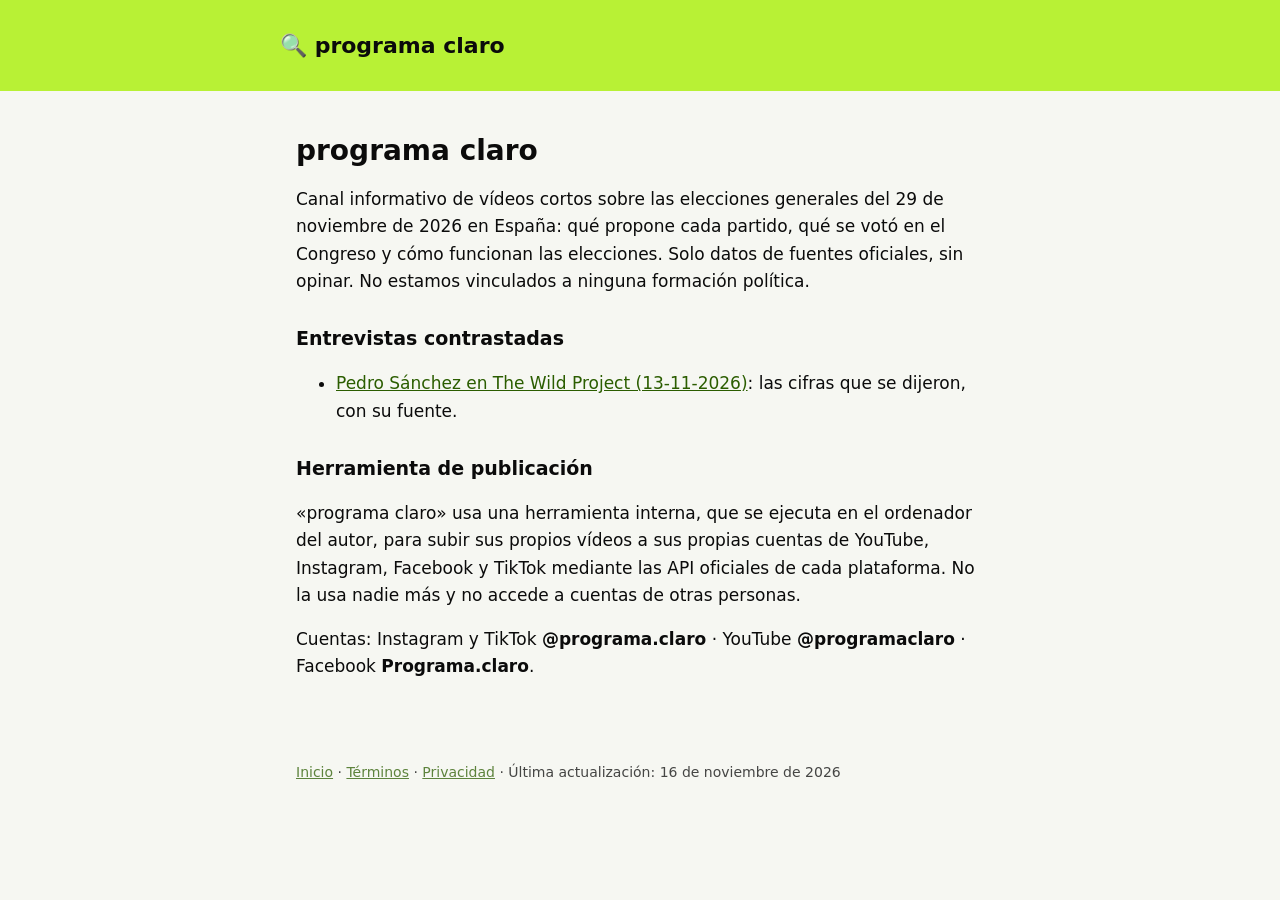
<file: index.html>
<!doctype html><html lang="es"><head><meta charset="utf-8"><meta name="viewport" content="width=device-width,initial-scale=1"><title>programa claro</title><link rel="stylesheet" href="_base.css"><link rel="icon" href="icono_1024.png"></head>
<body><header><div><a href="index.html">🔍 programa claro</a></div></header><main>
<h1>programa claro</h1>
<p>Canal informativo de vídeos cortos sobre las elecciones generales del 29 de noviembre de 2026 en España: qué propone cada partido, qué se votó en el Congreso y cómo funcionan las elecciones. Solo datos de fuentes oficiales, sin opinar. No estamos vinculados a ninguna formación política.</p>
<h2>Entrevistas contrastadas</h2>
<ul><li><a href="entrevista-wild-sanchez.html">Pedro Sánchez en The Wild Project (13-11-2026)</a>: las cifras que se dijeron, con su fuente.</li></ul>
<h2>Herramienta de publicación</h2>
<p>«programa claro» usa una herramienta interna, que se ejecuta en el ordenador del autor, para subir sus propios vídeos a sus propias cuentas de YouTube, Instagram, Facebook y TikTok mediante las API oficiales de cada plataforma. No la usa nadie más y no accede a cuentas de otras personas.</p>
<p>Cuentas: Instagram y TikTok <b>@programa.claro</b> · YouTube <b>@programaclaro</b> · Facebook <b>Programa.claro</b>.</p>
</main><footer><a href="index.html">Inicio</a> · <a href="terminos.html">Términos</a> · <a href="privacidad.html">Privacidad</a> · Última actualización: 16 de noviembre de 2026</footer></body></html>
</file>
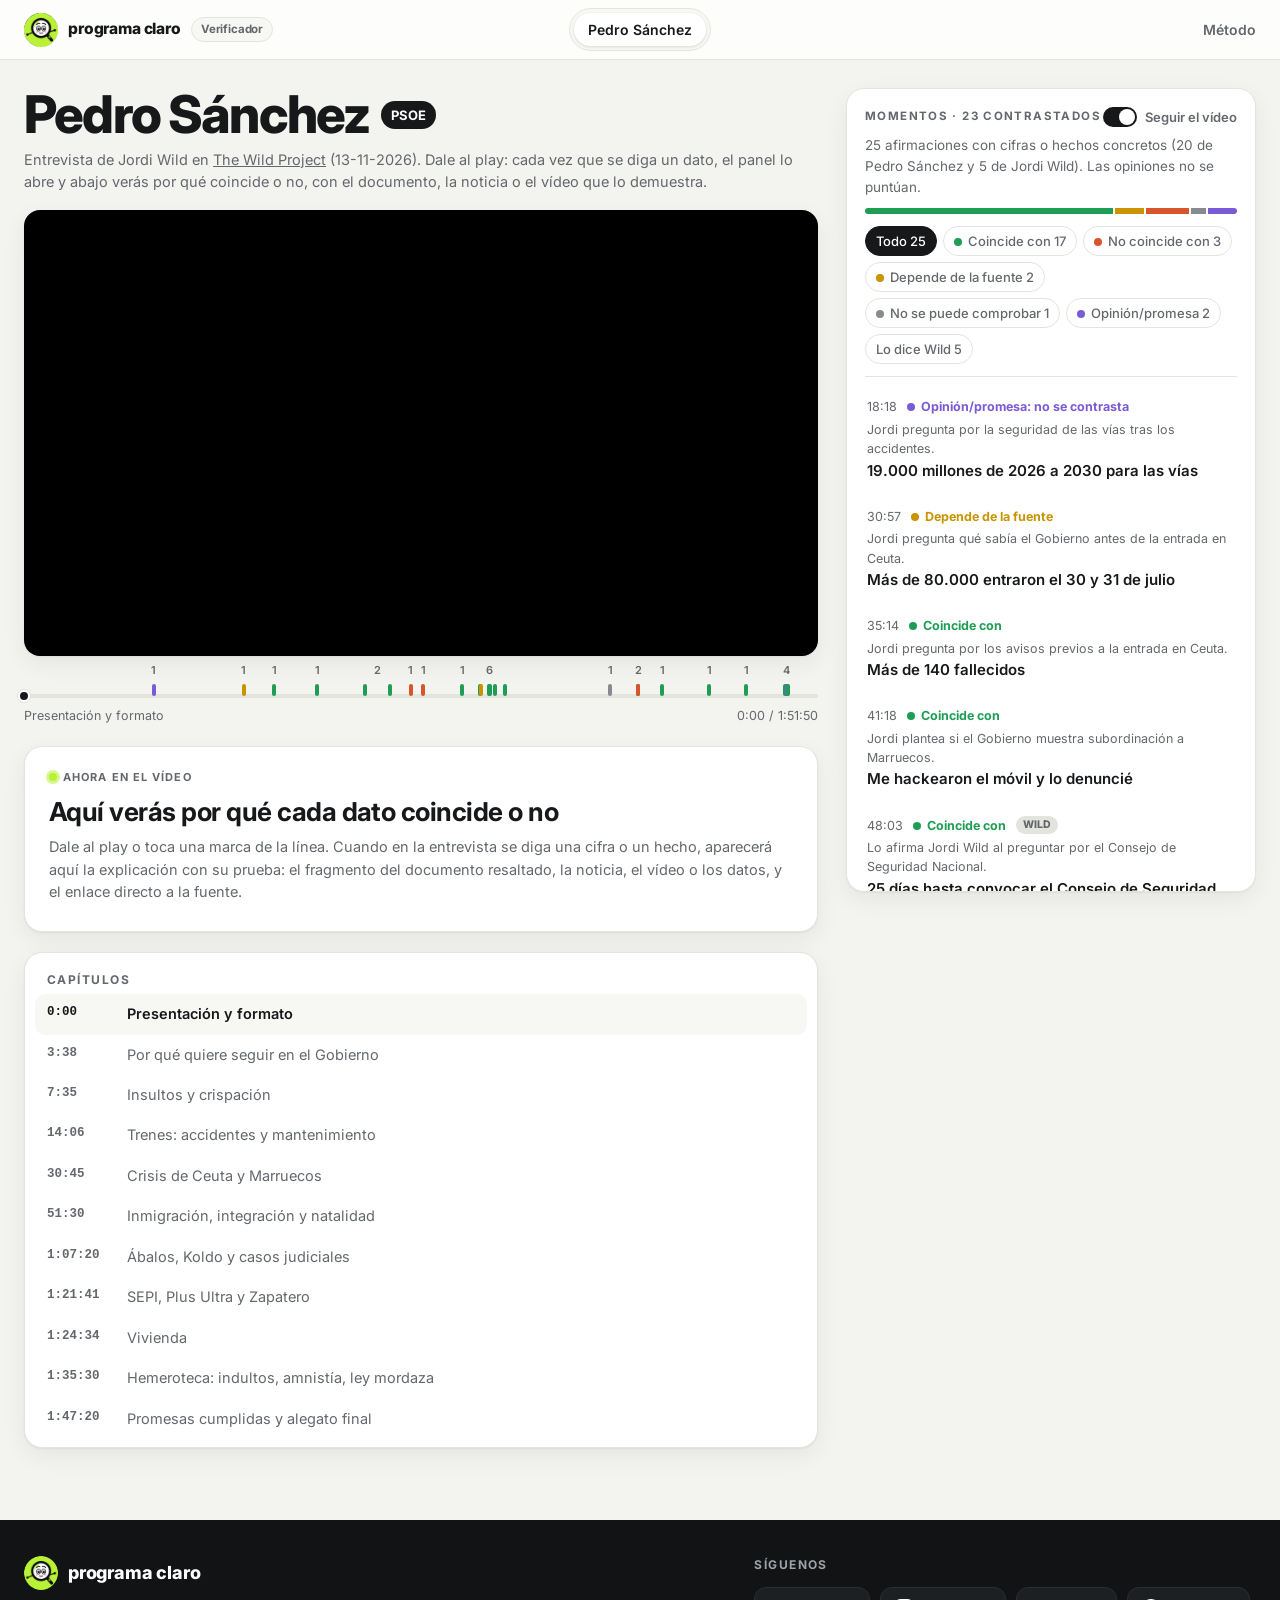
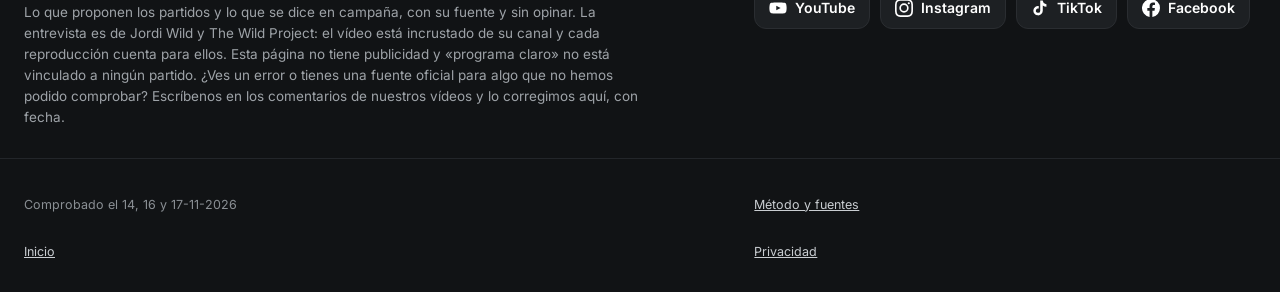
<file: entrevista-wild-sanchez.html>
<!doctype html><html lang="es"><head><meta charset="utf-8"><meta name="viewport" content="width=device-width,initial-scale=1">
<title>Pedro Sánchez en The Wild Project · Verificador · programa claro</title>
<meta name="description" content="Las cifras y hechos de la entrevista de The Wild Project a Pedro Sánchez (13-11-2026), contrastados mientras ves el vídeo, con el documento, la noticia o el vídeo que lo demuestra. Sin opinar.">
<link rel="icon" href="lupa.png">
<link rel="preconnect" href="https://fonts.googleapis.com"><link rel="preconnect" href="https://fonts.gstatic.com" crossorigin>
<link href="https://fonts.googleapis.com/css2?family=Inter:wght@400;500;600;700;800&family=Source+Serif+4:ital,wght@0,400;0,600;1,400&display=swap" rel="stylesheet">
<style>
:root{--lima:#B8F135;--lima-tx:#3f6f00;--tx:#16181a;--suave:#64686d;--fondo:#f3f3ef;--card:#fff;--hundido:#f7f7f4;--borde:#e4e4de;--sombra:0 1px 2px rgba(16,18,20,.05),0 8px 24px rgba(16,18,20,.06);
 --si:#1f9d55;--no:#d9532b;--nc:#868b91;--op:#7a5bd6;--mx:#c99400;--marca:rgba(184,241,53,.55)}
@media (prefers-color-scheme:dark){:root:not([data-theme="light"]){--lima-tx:#B8F135;--tx:#eceef0;--suave:#9ea3a8;--fondo:#0e0f11;--card:#17191c;--hundido:#1d2023;--borde:#2a2d31;--sombra:0 1px 2px rgba(0,0,0,.3),0 8px 24px rgba(0,0,0,.3);
 --si:#4cc985;--no:#ff8a63;--nc:#9ba0a6;--op:#ab95ff;--mx:#f0c43c;--marca:rgba(184,241,53,.35)}}
:root[data-theme="dark"]{--lima-tx:#B8F135;--tx:#eceef0;--suave:#9ea3a8;--fondo:#0e0f11;--card:#17191c;--hundido:#1d2023;--borde:#2a2d31;--sombra:0 1px 2px rgba(0,0,0,.3),0 8px 24px rgba(0,0,0,.3);
 --si:#4cc985;--no:#ff8a63;--nc:#9ba0a6;--op:#ab95ff;--mx:#f0c43c;--marca:rgba(184,241,53,.35)}
*{box-sizing:border-box}html,body{margin:0}
body{font:15.5px/1.55 Inter,system-ui,-apple-system,Segoe UI,Roboto,sans-serif;color:var(--tx);background:var(--fondo);-webkit-font-smoothing:antialiased}
a{color:inherit}button{font:inherit;color:inherit}
.card{background:var(--card);border:1px solid var(--borde);border-radius:18px;box-shadow:var(--sombra)}
/* cabecera */
.barra{position:sticky;top:0;z-index:20;height:60px;display:grid;grid-template-columns:1fr auto 1fr;align-items:center;gap:12px;padding:0 24px;
 background:color-mix(in srgb,var(--card) 82%,transparent);backdrop-filter:saturate(1.6) blur(14px);-webkit-backdrop-filter:saturate(1.6) blur(14px);border-bottom:1px solid var(--borde)}
.logo{display:flex;align-items:center;gap:10px;text-decoration:none;font-weight:800;letter-spacing:-.01em}
.logo img{width:34px;height:34px;border-radius:50%}
.chip{font-size:11.5px;font-weight:700;padding:3px 9px;border-radius:99px;background:var(--hundido);border:1px solid var(--borde);color:var(--suave)}
.barra nav{display:flex;gap:4px;background:var(--hundido);border:1px solid var(--borde);padding:4px;border-radius:99px}
.barra nav a{text-decoration:none;font-weight:600;font-size:14px;padding:6px 14px;border-radius:99px;color:var(--suave)}
.barra nav a.act{background:var(--card);color:var(--tx);box-shadow:0 1px 3px rgba(0,0,0,.12)}
.der{justify-self:end;font-size:14px;font-weight:600;text-decoration:none;color:var(--suave)}.der:hover{color:var(--tx)}
/* rejilla */
.todo{max-width:1440px;margin:0 auto;padding:28px 24px 48px;display:grid;gap:20px 28px;grid-template-columns:minmax(0,1fr) 410px;align-items:start}
.todo>section{grid-column:1;grid-row:1}.todo>.expl{grid-column:1;grid-row:2}.todo>.caps{grid-column:1;grid-row:3}.todo>.panel{grid-column:2;grid-row:1/span 3}
@media (max-width:1000px){.todo{grid-template-columns:1fr;padding:16px 16px 32px;gap:16px}.todo>*{grid-column:1!important;grid-row:auto!important}
 .todo>.expl{order:2}.todo>.panel{order:3}.todo>.caps{order:4}.logo .txt,.chip{display:none}.barra{padding:0 16px}.der{font-size:13px}}
.cand{display:flex;align-items:center;gap:12px;flex-wrap:wrap;margin:0 0 6px}
.cand h1{font-size:clamp(30px,4.4vw,52px);line-height:1.05;letter-spacing:-.035em;margin:0;font-weight:800}
.partido{font-weight:700;font-size:13px;padding:4px 10px;border-radius:99px;background:var(--tx);color:var(--card)}
.sub{color:var(--suave);font-size:14.5px;margin:0 0 16px;max-width:860px}
.video{position:relative;padding-top:56.25%;border-radius:16px;overflow:hidden;background:#000;box-shadow:var(--sombra)}.video>div,.video iframe{position:absolute;inset:0;width:100%;height:100%;border:0}
@media (max-width:1000px){.fijo{position:sticky;top:60px;z-index:10;background:var(--fondo);margin:0 -16px;padding:8px 16px 2px}}
/* línea de tiempo */
.linea{position:relative;height:50px;margin-top:6px;cursor:pointer}
.eje{position:absolute;left:0;right:0;top:32px;height:4px;border-radius:2px;background:var(--borde)}
.hecho{position:absolute;left:0;top:32px;height:4px;border-radius:2px;background:var(--lima);width:0}
.cab{position:absolute;top:24px;width:12px;height:12px;margin-left:-6px;border-radius:50%;background:var(--tx);border:2px solid var(--card);left:0;top:28px;box-shadow:0 0 0 1px var(--borde)}
.tick{position:absolute;top:22px;width:4px;height:12px;margin-left:-2px;border-radius:2px;border:0;padding:0;cursor:pointer;transition:height .15s,top .15s}
.tick:hover,.tick.act{height:20px;top:18px}
.tick.si,.punto.si{background:var(--si)}.tick.no,.punto.no{background:var(--no)}.tick.nc,.punto.nc{background:var(--nc)}.tick.op,.punto.op{background:var(--op)}.tick.mx,.punto.mx{background:var(--mx)}
.num{position:absolute;top:0;font-size:11px;font-weight:600;color:var(--suave);transform:translateX(-50%);pointer-events:none}
.globo{position:absolute;bottom:50px;transform:translateX(-50%);background:var(--tx);color:var(--card);font-size:12.5px;padding:5px 10px;border-radius:8px;white-space:nowrap;pointer-events:none;display:none;z-index:4}
.reloj{display:flex;justify-content:space-between;font-size:12.5px;color:var(--suave);margin-top:-6px;gap:10px}
/* explicación del momento */
.expl{padding:22px 24px}
.ecab{display:flex;align-items:center;gap:10px;flex-wrap:wrap;font-size:12.5px;color:var(--suave);font-weight:600}
.vivo{display:inline-flex;align-items:center;gap:6px;text-transform:uppercase;letter-spacing:.1em;font-size:11px;font-weight:700}
.vivo i{width:8px;height:8px;border-radius:50%;background:var(--lima);box-shadow:0 0 0 3px var(--marca)}
.pill{display:inline-flex;align-items:center;gap:6px;font-size:12.5px;font-weight:700;padding:3px 10px;border-radius:99px;border:1px solid currentColor}
.expl h2{font-size:clamp(20px,2.2vw,26px);line-height:1.25;letter-spacing:-.02em;margin:10px 0 8px}
.expl .dijo{font-size:14.5px;color:var(--suave);margin:0 0 6px}
.expl p{margin:6px 0;max-width:820px}
.pruebas{display:grid;grid-template-columns:repeat(auto-fit,minmax(300px,1fr));gap:14px;margin-top:16px}
.prueba{border:1px solid var(--borde);border-radius:14px;background:var(--hundido);overflow:hidden;display:flex;flex-direction:column}
.pcab{display:flex;align-items:center;gap:8px;padding:10px 14px;font-size:12.5px;font-weight:600;color:var(--suave);border-bottom:1px solid var(--borde)}
.pcab .tipo{font-size:10.5px;letter-spacing:.1em;text-transform:uppercase;font-weight:800;color:var(--tx)}
.pcuerpo{padding:14px 16px;flex:1}
.papel{font:16px/1.6 "Source Serif 4",Georgia,serif;background:var(--card);border:1px solid var(--borde);border-radius:8px;padding:14px 16px;position:relative}
.papel::before{content:"";position:absolute;left:0;top:12px;bottom:12px;width:3px;border-radius:2px;background:var(--lima)}
mark{background:var(--marca);color:inherit;padding:1px 2px;border-radius:3px;box-decoration-break:clone;-webkit-box-decoration-break:clone}
.ntit{font-weight:700;font-size:17px;line-height:1.3;margin:0 0 10px;letter-spacing:-.01em}
.pie-p{display:flex;justify-content:space-between;align-items:center;gap:10px;padding:10px 14px;border-top:1px solid var(--borde);font-size:13px}
.ir{font-weight:700;text-decoration:none;color:var(--lima-tx)}.ir:hover{text-decoration:underline}
.vmini{position:relative;padding-top:56.25%;border-radius:8px;overflow:hidden;background:#000}.vmini iframe,.vmini button{position:absolute;inset:0;width:100%;height:100%;border:0}
.vmini button{cursor:pointer;background:#000 center/cover;display:grid;place-items:center}
.vmini button span{width:58px;height:58px;border-radius:50%;background:rgba(0,0,0,.65);display:grid;place-items:center;color:#fff;font-size:22px}
.vcita{font:italic 15px/1.5 "Source Serif 4",Georgia,serif;margin:10px 0 0}
.graf .fila{display:grid;grid-template-columns:110px 1fr 54px;gap:10px;align-items:center;font-size:13.5px;margin:7px 0}
.graf .bar{height:12px;border-radius:6px;background:var(--borde);overflow:hidden}.graf .bar i{display:block;height:100%;background:var(--nc);border-radius:6px}
.graf .fila.on .bar i{background:var(--lima)}.graf .fila.on{font-weight:700}
.gnota{font-size:12.5px;color:var(--suave);margin-top:8px}
.cifra{font-size:52px;font-weight:800;letter-spacing:-.04em;line-height:1}.cifra+div{color:var(--suave)}
.vacio{color:var(--suave);font-size:14.5px}
/* capítulos */
.caps{padding:8px 10px}.caps h3{font-size:12px;letter-spacing:.12em;text-transform:uppercase;color:var(--suave);margin:10px 12px 4px}
.caps button{all:unset;display:grid;grid-template-columns:70px 1fr;gap:10px;width:100%;box-sizing:border-box;padding:9px 12px;border-radius:10px;cursor:pointer;font-size:14.5px;color:var(--suave)}
.caps button span:first-child{font:600 12.5px ui-monospace,monospace;padding-top:2px}
.caps button.act{color:var(--tx);font-weight:600;background:var(--hundido)}.caps button:hover{color:var(--tx);background:var(--hundido)}
/* panel derecho */
.panel{position:sticky;top:80px;max-height:calc(100vh - 96px);display:flex;flex-direction:column;overflow:hidden}
@media (max-width:1000px){.panel{position:static;max-height:none}.lista{max-height:70vh}}
.phead{padding:18px 18px 0}
.etq{font-size:11.5px;letter-spacing:.12em;text-transform:uppercase;color:var(--suave);display:flex;justify-content:space-between;align-items:center;font-weight:700}
.seguir{display:inline-flex;align-items:center;gap:8px;cursor:pointer;text-transform:none;letter-spacing:0;font-size:13px;font-weight:600}
.seguir input{appearance:none;width:34px;height:20px;border-radius:99px;background:var(--borde);position:relative;cursor:pointer;margin:0;transition:background .2s}
.seguir input::after{content:"";position:absolute;top:2px;left:2px;width:16px;height:16px;border-radius:50%;background:#fff;transition:left .2s;box-shadow:0 1px 2px rgba(0,0,0,.3)}
.seguir input:checked{background:var(--tx)}.seguir input:checked::after{left:16px;background:var(--card)}
.resumen{font-size:13.5px;color:var(--suave);margin:8px 0 10px}
.barras{display:flex;height:6px;border-radius:3px;overflow:hidden;gap:2px;margin-bottom:12px}.barras i{display:block}
.filtros{display:flex;flex-wrap:wrap;gap:6px;padding-bottom:12px;border-bottom:1px solid var(--borde)}
.filtros button{cursor:pointer;font-size:13px;font-weight:500;color:var(--suave);padding:4px 10px;border-radius:99px;border:1px solid var(--borde);background:transparent}
.filtros button[aria-pressed=true]{color:var(--card);background:var(--tx);border-color:var(--tx)}
.punto{display:inline-block;width:8px;height:8px;border-radius:50%;margin-right:6px;vertical-align:0}
.lista{overflow:auto;padding:6px 10px 10px;flex:1}
.mom{all:unset;display:block;width:100%;box-sizing:border-box;padding:12px 10px;border-radius:12px;cursor:pointer;margin:2px 0}
.mom:hover{background:var(--hundido)}.mom.act{background:var(--hundido);box-shadow:inset 3px 0 0 var(--lima)}
.mom .l1{font-size:12.5px;color:var(--suave);display:flex;gap:10px;align-items:center}
.ver{font-weight:700}.ver.si{color:var(--si)}.ver.no{color:var(--no)}.ver.nc{color:var(--nc)}.ver.op{color:var(--op)}.ver.mx{color:var(--mx)}
.mom .ctx{font-size:12.5px;color:var(--suave);margin:3px 0 2px}.mom .dijo{font-size:15px;font-weight:600;line-height:1.35}
.quien{font-size:10.5px;font-weight:800;padding:1px 7px;border-radius:99px;background:var(--borde)}
.ficha{overflow:auto;padding:14px 20px 22px;flex:1;display:none}
.ficha.nueva{animation:entra .45s ease}@keyframes entra{from{opacity:0;transform:translateY(8px)}to{opacity:1;transform:none}}
.volver{all:unset;cursor:pointer;font-size:13.5px;font-weight:600;color:var(--suave)}.volver:hover{color:var(--tx)}
.ficha h2{font-size:21px;margin:12px 0 6px;display:flex;align-items:center;gap:8px;letter-spacing:-.01em}
.ficha .ctx{font-size:13.5px;color:var(--suave)}
.salto{cursor:pointer;font-size:13px;font-weight:700;display:inline-flex;gap:6px;align-items:center;margin-top:8px;padding:6px 12px;border-radius:99px;border:1px solid var(--borde);background:var(--hundido)}
.salto:hover{border-color:var(--tx)}
.bloque{margin-top:18px;padding-top:14px;border-top:1px solid var(--borde)}
.cita{font:600 19px/1.4 "Source Serif 4",Georgia,serif;margin:8px 0 4px}
.titular{font-size:18px;line-height:1.35;font-weight:700;margin:6px 0 8px}
.ficha p{font-size:14.5px;margin:6px 0}
.fuente{display:block;text-decoration:none;padding:10px 0;border-bottom:1px solid var(--borde);font-size:14px;font-weight:500}
.fuente small{display:block;color:var(--suave);font-size:12.5px;margin-top:2px;font-weight:400}
.nota{display:inline-grid;place-items:center;min-width:20px;font-size:11px;font-weight:800;padding:1px 6px;border-radius:6px;background:var(--tx);color:var(--card);margin-right:6px}.nota.b{background:var(--nc);color:#fff}
.abajo{font-size:13px;font-weight:600;color:var(--lima-tx);cursor:pointer;background:none;border:0;padding:0;margin-top:8px}
/* pie */
.pie{background:#111315;color:#d9dcdf;margin-top:24px}
.pie>div{max-width:1440px;margin:0 auto;padding:36px 24px 30px;display:grid;grid-template-columns:1.4fr 1fr;gap:28px}
@media (max-width:760px){.pie>div{grid-template-columns:1fr;padding:28px 16px}}
.pie .logo{color:#fff;font-size:18px}.pie p{font-size:13.5px;color:#9ea3a8;margin:12px 0 0;max-width:620px}
.pie h4{margin:0 0 12px;font-size:12px;letter-spacing:.12em;text-transform:uppercase;color:#9ea3a8}
.redes{display:flex;flex-wrap:wrap;gap:10px}
.redes a{display:inline-flex;align-items:center;gap:8px;text-decoration:none;font-size:14px;font-weight:600;padding:9px 14px;border-radius:12px;background:#1d2023;border:1px solid #2a2d31;color:#fff;transition:background .15s,border-color .15s}
.redes a:hover{background:#262a2e;border-color:var(--lima)}.redes svg{width:18px;height:18px;fill:currentColor}
.legal{border-top:1px solid #23262a;font-size:12.5px;color:#8a8f94;max-width:1440px;margin:0 auto;padding:16px 24px 26px;display:flex;flex-wrap:wrap;gap:6px 18px}
.legal a{color:#c9cdd1}
</style></head>
<body>
<header class="barra"><a href="index.html" class="logo"><img src="lupa.png" alt=""><span class="txt">programa claro</span><span class="chip">Verificador</span></a>
 <nav><a href="entrevista-wild-sanchez.html" class="act">Pedro Sánchez</a></nav>
 <a class="der" href="verificador-metodo.html">Método</a></header>

<main class="todo">
 <section>
  <div class="cand"><h1>Pedro Sánchez</h1><span class="partido">PSOE</span></div>
  <p class="sub">Entrevista de Jordi Wild en <a href="https://www.youtube.com/@TheWildProject">The Wild Project</a> (13-11-2026). Dale al play: cada vez que se diga un dato, el panel lo abre y abajo verás por qué coincide o no, con el documento, la noticia o el vídeo que lo demuestra.</p>
  <div class="fijo">
   <div class="video"><div id="yt"></div></div>
   <div class="linea" id="linea"><div class="eje"></div><div class="hecho" id="hecho"></div><div id="ticks"></div><div class="cab" id="cab"></div><div class="globo" id="globo"></div></div>
   <div class="reloj"><span id="capact">Inicio</span><span id="reloj">0:00 / 1:51:50</span></div>
  </div>
 </section>

 <article class="expl card" id="expl" aria-live="polite"></article>

 <nav class="caps card" id="caps" aria-label="Capítulos"></nav>

 <aside class="panel card" id="panel">
  <div class="phead">
   <div class="etq"><span>Momentos · <span id="ncomp"></span></span><label class="seguir"><input type="checkbox" id="seguir" checked> Seguir el vídeo</label></div>
   <div class="resumen" id="resumen"></div>
   <div class="barras" id="barras"></div>
   <div class="filtros" id="filtros"></div>
  </div>
  <div class="lista" id="lista"></div>
  <div class="ficha" id="ficha"></div>
 </aside>
</main>

<footer class="pie">
 <div>
  <div><a class="logo" href="index.html"><img src="lupa.png" alt="">programa claro</a>
   <p>Lo que proponen los partidos y lo que se dice en campaña, con su fuente y sin opinar. La entrevista es de Jordi Wild y The Wild Project: el vídeo está incrustado de su canal y cada reproducción cuenta para ellos. Esta página no tiene publicidad y «programa claro» no está vinculado a ningún partido. ¿Ves un error o tienes una fuente oficial para algo que no hemos podido comprobar? Escríbenos en los comentarios de nuestros vídeos y lo corregimos aquí, con fecha.</p></div>
  <div><h4>Síguenos</h4><div class="redes">
   <a href="https://www.youtube.com/channel/UCjx-MwqVBdIdPOQSwpDtGxA" target="_blank" rel="noopener"><svg viewBox="0 0 24 24"><path d="M23 7.2a3 3 0 0 0-2.1-2.1C19 4.6 12 4.6 12 4.6s-7 0-8.9.5A3 3 0 0 0 1 7.2 31 31 0 0 0 .5 12c0 1.6.2 3.2.5 4.8a3 3 0 0 0 2.1 2.1c1.9.5 8.9.5 8.9.5s7 0 8.9-.5a3 3 0 0 0 2.1-2.1c.3-1.6.5-3.2.5-4.8s-.2-3.2-.5-4.8zM9.7 15.1V8.9l5.8 3.1-5.8 3.1z"/></svg>YouTube</a>
   <a href="https://www.instagram.com/programa.claro" target="_blank" rel="noopener"><svg viewBox="0 0 24 24"><path d="M12 2.2c3.2 0 3.6 0 4.8.1 3.3.1 4.8 1.7 4.9 4.9.1 1.3.1 1.6.1 4.8s0 3.6-.1 4.8c-.1 3.2-1.7 4.8-4.9 4.9-1.3.1-1.6.1-4.8.1s-3.6 0-4.8-.1c-3.3-.1-4.8-1.7-4.9-4.9C2.2 15.6 2.2 15.2 2.2 12s0-3.6.1-4.8C2.4 3.9 3.9 2.4 7.2 2.3 8.4 2.2 8.8 2.2 12 2.2zM12 0C8.7 0 8.3 0 7.1.1 2.7.3.3 2.7.1 7.1 0 8.3 0 8.7 0 12s0 3.7.1 4.9c.2 4.4 2.6 6.8 7 7 1.2.1 1.6.1 4.9.1s3.7 0 4.9-.1c4.4-.2 6.8-2.6 7-7 .1-1.2.1-1.6.1-4.9s0-3.7-.1-4.9c-.2-4.4-2.6-6.8-7-7C15.7 0 15.3 0 12 0zm0 5.8a6.2 6.2 0 1 0 0 12.4 6.2 6.2 0 0 0 0-12.4zM12 16a4 4 0 1 1 0-8 4 4 0 0 1 0 8zm6.4-11.8a1.4 1.4 0 1 0 0 2.9 1.4 1.4 0 0 0 0-2.9z"/></svg>Instagram</a>
   <a href="https://www.tiktok.com/@programa.claro" target="_blank" rel="noopener"><svg viewBox="0 0 24 24"><path d="M19.6 6.7a5 5 0 0 1-3.9-4.4V2h-3.4v13.5a2.9 2.9 0 1 1-2-2.7V9.3a6.3 6.3 0 1 0 5.4 6.2V8.7a8.3 8.3 0 0 0 4.9 1.6V6.9l-1-.2z"/></svg>TikTok</a>
   <a href="https://www.facebook.com/profile.php?id=61595611345164" target="_blank" rel="noopener"><svg viewBox="0 0 24 24"><path d="M24 12a12 12 0 1 0-13.9 11.9v-8.4h-3V12h3V9.4c0-3 1.8-4.7 4.5-4.7 1.3 0 2.7.2 2.7.2v3h-1.5c-1.5 0-2 .9-2 1.9V12h3.4l-.5 3.5h-2.9v8.4A12 12 0 0 0 24 12z"/></svg>Facebook</a>
  </div></div>
 </div>
 <div class="legal"><span>Comprobado el 14, 16 y 17-11-2026</span><a href="verificador-metodo.html">Método y fuentes</a><a href="index.html">Inicio</a><a href="privacidad.html">Privacidad</a></div>
</footer>

<script>
const VID='mStOFBvToUI', COMPROBADO='14, 16 y 17-11-2026';
const ET={si:'Coincide con',no:'No coincide con',nc:'No se puede comprobar',op:'Opinión/promesa: no se contrasta',mx:'Depende de la fuente'};
const CAP=[[0,'Presentación y formato'],[218,'Por qué quiere seguir en el Gobierno'],[455,'Insultos y crispación'],[846,'Trenes: accidentes y mantenimiento'],[1845,'Crisis de Ceuta y Marruecos'],[3090,'Inmigración, integración y natalidad'],[4040,'Ábalos, Koldo y casos judiciales'],[4901,'SEPI, Plus Ultra y Zapatero'],[5074,'Vivienda'],[5730,'Hemeroteca: indultos, amnistía, ley mordaza'],[6440,'Promesas cumplidas y alegato final']];
// e: [[clave, nota, a quién se refiere]] · pr: pruebas → doc (x = [antes, resaltado, después]) | not (noticia) | vid (v, a-b en segundos) | graf (filas) | cifra
const D=[
{t:1098,q:'S',ctx:'Jordi pregunta por la seguridad de las vías tras los accidentes.',dijo:'«…de 2026 a 2030 […] vamos a invertir 19.000 millones de euros en el mantenimiento y la seguridad de las vías»',corto:'19.000 millones de 2026 a 2030 para las vías',e:[['op']],tit:'Es una inversión prometida',p:['Es un compromiso de gasto futuro: no se contrasta.'],pr:[]},
{t:1857,q:'S',ctx:'Jordi pregunta qué sabía el Gobierno antes de la entrada en Ceuta.',dijo:'«Los más de 80.000 que el 30 y el 31 de julio entraron en Ceuta»',corto:'Más de 80.000 entraron el 30 y 31 de julio',e:[['no','B','el Ministerio del Interior (72.000)'],['si','B','el Gobierno de Ceuta (96.058)']],tit:'Las estimaciones van de 72.000 a 96.058',p:['El ministro del Interior habló de 72.000 personas y mantuvo esa cifra en agosto. El ministro Ángel Víctor Torres llegó a decir 80.000 y su ministerio lo rebajó a 72.000 minutos después.','Un informe del Gobierno de Ceuta eleva la estimación a 96.058.','No hay un recuento oficial publicado: todas son estimaciones, y por eso el resultado depende de la fuente.'],
 pr:[{d:'not',f:'Infobae',fe:'5-8-2026',n:'B',u:'https://www.infobae.com/espana/2026/08/05/el-numero-de-fallecidos-durante-la-entrada-masiva-a-ceuta-se-eleva-a-141-segun-la-ong-caminando-fronteras/',tit:'El número de fallecidos durante la entrada masiva a Ceuta se eleva a 141, según la ONG Caminando Fronteras',x:['Este martes, el ministro del Interior, Fernando Grande-Marlaska, ','cifró en 72.000 las personas que entraron en Ceuta el 30 de julio',' y aseguró en rueda de prensa que, de ellas, 70.000 ya han regresado a Marruecos…']},
  {d:'not',f:'Maldita.es (verificador)',fe:'23-9-2026',n:'B',u:'https://maldita.es/control-del-poder/20260923/cronologia-cifras-migrantes-ceuta/',tit:'El baile de cifras sobre los migrantes en Ceuta desde el 30 de julio de 2026',x:['10 de agosto: ','Torres dio otro número superior, 80.000 migrantes.',' Una cifra que “fuentes” del ministerio que dirige Ángel Víctor Torres, no identificadas, a la Agencia EFE rebajaron, minutos después, a 72.000.']},
  {d:'not',f:'Artículo 14',fe:'18-10-2026',n:'B',u:'https://www.articulo14.es/politica/un-informe-del-gobierno-de-ceuta-eleva-a-96-058-las-entradas-de-julio-un-34-mas-que-la-cifra-que-dio-marlaska-20261018.html',tit:'Un informe del Gobierno de Ceuta eleva a 96.058 las entradas de julio',x:['Un informe interno elaborado por el Ejecutivo de la ciudad autónoma ','calcula que al menos 96.058 personas accedieron al territorio español durante aquellas jornadas',', una cifra que supera ampliamente las estimaciones difundidas hasta ahora por el Ministerio del Interior.']}]},
{t:2114,q:'S',ctx:'Jordi pregunta por los avisos previos a la entrada en Ceuta.',dijo:'«Tuvimos más de 140 muertos»',corto:'Más de 140 fallecidos',e:[['si','B','la ONG Caminando Fronteras']],tit:'141 según Caminando Fronteras',p:['La ONG Caminando Fronteras cuenta 141 fallecidos: 63 recuperados en Marruecos y 78 en Ceuta.','Los 78 de Ceuta son los mismos que contaba la Delegación del Gobierno en aguas españolas.','No hemos encontrado un balance oficial del total.'],
 pr:[{d:'not',f:'Agencia EFE',n:'B',u:'https://efe.com/otras-noticias-espana/ceuta-migrantes-victimas-muertos/',tit:'Una ONG cifra en 141 los muertos en la crisis de Ceuta',x:['La oenegé Caminando Fronteras ','cifra en 141 los fallecidos durante la crisis migratoria vivida en Ceuta',' desde el pasado jueves, 30 de julio, hasta ayer, y apunta que 63 cadáveres se recuperaron en territorio marroquí y los 78 restantes en la ciudad autónoma.']}]},
{t:2478,q:'S',ctx:'Jordi plantea si el Gobierno muestra subordinación a Marruecos.',dijo:'«A mí me hackearon el móvil, lo denuncié ante la Audiencia…»',corto:'Me hackearon el móvil y lo denuncié',e:[['si','A']],tit:'Lo comunicó el Gobierno en mayo de 2022',p:['En la rueda de prensa del Consejo de Ministros del 10-5-2022, el Gobierno explicó que el móvil del presidente fue uno de los tres infectados y que había presentado una denuncia el 2 de mayo.','La transcripción no dice ante qué juzgado.'],
 pr:[{d:'doc',f:'La Moncloa · Rueda de prensa del Consejo de Ministros, 10-5-2022',n:'A',u:'https://www.lamoncloa.gob.es/consejodeministros/ruedas/Paginas/2022/rpcm10052022.aspx',x:['','Tres teléfonos han resultado infectados, dos de ellos ya les dimos cuenta el pasado 2 de mayo, el del presidente del Gobierno',' y el de la ministra de Defensa…']},
  {d:'doc',f:'La Moncloa · Rueda de prensa del Consejo de Ministros, 10-5-2022',n:'A',u:'https://www.lamoncloa.gob.es/consejodeministros/ruedas/Paginas/2022/rpcm10052022.aspx',x:['En las próximas horas, pondremos esta información a disposición de la justicia, con los informes del Centro Criptológico Nacional, para ','ampliar la denuncia que ya presentáramos el pasado lunes 2 de mayo','.']}]},
{t:2883,q:'W',ctx:'Lo afirma Jordi Wild al preguntar por el Consejo de Seguridad Nacional.',dijo:'«Tardaste 25 días aproximadamente en convocar el Consejo de Seguridad Nacional»',corto:'25 días hasta convocar el Consejo de Seguridad Nacional',e:[['si','B']],tit:'26 días: del 30 de julio al 25 de agosto',p:['La entrada fue el 30 de julio y el Consejo de Seguridad Nacional extraordinario se reunió el martes 25 de agosto de 2026.'],
 pr:[{d:'not',f:'Qué!',fe:'25-8-2026',n:'B',u:'https://www.que.es/2026/08/25/consejo-seguridad-nacional-ceuta/',tit:'Sánchez convoca este martes un Consejo de Seguridad Nacional extraordinario por la crisis de Ceuta',x:['Cerca de 70.000 personas entraron en Ceuta el 30 de julio y ','este martes el Gobierno reúne al Consejo de Seguridad Nacional','.']}]},
{t:3092,q:'W',ctx:'Lo afirma Jordi Wild al abrir el bloque de inmigración.',dijo:'«La inmigración es una de las mayores causas de preocupación según el CIS […] Vivienda es la número uno, pero inmigración está muy cerca»',corto:'En el CIS, la vivienda es la primera y la inmigración va cerca',e:[['si','A']],tit:'Vivienda 55,7 %; inmigración 20,9 %',p:['En el barómetro del CIS de octubre de 2026 (suma de las tres menciones), la vivienda es el primer problema y la inmigración el segundo.','«Muy cerca» es una valoración: aquí van las dos cifras.'],
 pr:[{d:'graf',f:'CIS · Barómetro de octubre 2026, estudio 3582, pregunta 13R',n:'A',u:'https://www.cis.es/documents/d/guest/es3582sd_a-pdf',filas:[['La vivienda',55.7,'55,7 %',1],['La inmigración',20.9,'20,9 %',1]],nota:'Principales problemas de España, suma de las tres respuestas posibles (% de entrevistados).'}]},
{t:3268,q:'S',ctx:'Jordi pregunta por las causas de la preocupación por la inmigración.',dijo:'«Del 100 % de migrantes que nos llegan, el 40 % son europeos. El otro 40 % son latinoamericanos»',corto:'El 40 % son europeos y el 40 % latinoamericanos',e:[['no','A']],tit:'INE 2024: 23,1 % europeos y 48,9 % latinoamericanos',p:['En 2024 llegaron a España 1.144.227 personas de nacionalidad extranjera, según la Estadística de Migraciones del INE.','El 23,1 % tenían nacionalidad europea y el 48,9 % latinoamericana: ninguna de las dos cifras es el 40 %.','No dijo a qué año se refería: usamos el último año completo publicado.'],
 pr:[{d:'graf',f:'INE · Estadística de Migraciones, llegadas de 2024 por nacionalidad (tabla 69688). Cálculo propio',n:'A',u:'https://www.ine.es/jaxiT3/Tabla.htm?t=69688',filas:[['Latinoamérica',48.9,'48,9 %',1],['Europa',23.1,'23,1 %',1],['África',18.7,'18,7 %'],['Asia',7.6,'7,6 %'],['Resto',1.7,'1,7 %']],nota:'1.144.227 llegadas de personas extranjeras en 2024 (sin contar a españoles). Latinoamérica = Centroamérica, Caribe, Sudamérica y México.'}]},
{t:3372,q:'S',ctx:'Jordi plantea dificultades de integración en los barrios.',dijo:'«El 25 % del crecimiento económico […] trae causa del aporte de la migración»',corto:'La migración aporta el 25 % del crecimiento',e:[['no','B']],tit:'El Banco de España calcula el 52 % (2022-2024)',p:['Según el Banco de España, citado por Europa Press, la población inmigrante aportó 2 de los 3,9 puntos de crecimiento medio anual entre 2022 y 2024: el 52 %.','Sánchez no dijo a qué periodo se refería. La cifra del Banco de España es mayor que la suya.'],
 pr:[{d:'not',f:'Europa Press',fe:'17-11-2025',n:'B',u:'https://www.europapress.es/economia/laboral-00346/noticia-inmigrantes-aportaron-mitad-crecimiento-medio-pib-2022-2024-banco-espana-20251117183258.html',tit:'Los inmigrantes aportaron la mitad del crecimiento medio del PIB entre 2022 y 2024, según Banco de España',x:['La población inmigrante contribuyó con dos puntos porcentuales al crecimiento medio anual del 3,9% del Producto Interior Bruto (PIB) entre 2022 y 2024, lo que supone que ','el 52% del crecimiento económico en dicho periodo se debió a este colectivo',', según el Banco de España.']}]},
{t:3703,q:'S',ctx:'Jordi pregunta por el futuro demográfico.',dijo:'«Pasar de cinco semanas los permisos de paternidad y maternidad, equipararlos […] a 19 semanas»',corto:'Permisos equiparados y ampliados a 19 semanas',e:[['si','A']],tit:'19 semanas para cada progenitor, en el BOE',p:['El Real Decreto-ley 9/2025 amplía el permiso de nacimiento y cuidado a 19 semanas, iguales para la madre y para el otro progenitor.'],
 pr:[{d:'doc',f:'BOE · Real Decreto-ley 9/2025, de 29 de julio',n:'A',u:'https://www.boe.es/buscar/act.php?id=BOE-A-2025-15741',x:['«4. El nacimiento, que comprende el parto y el cuidado de menor, ','suspenderá el contrato de trabajo de la madre biológica y el del progenitor distinto de la madre biológica durante diecinueve semanas','.']}]},
{t:3856,q:'S',ctx:'Jordi plantea preocupaciones sobre seguridad.',dijo:'«Durante los años de Mariano Rajoy se recortaron las fuerzas y cuerpos de seguridad del Estado en 15.000 efectivos»',corto:'Con Rajoy se recortaron 15.000 efectivos',e:[['si','A','el Gobierno (más de 13.000)']],tit:'Más de 13.000 según el Gobierno; 14.470 según Público',p:['En una respuesta en el Congreso (19-5-2026), el Gobierno dice que entre 2012 y 2018 se perdieron más de 13.000 efectivos de Policía Nacional y Guardia Civil.','Público cifra el recorte en 14.470. Es una cifra próxima a la que dio Sánchez.'],
 pr:[{d:'doc',f:'Congreso · Respuesta del Gobierno a las preguntas 184/39110 y 184/39111 (19-5-2026)',n:'A',u:'https://www.congreso.es/l15p/e12/e_0120012_n_000.pdf',x:['…es preciso recordar, en primer término, que ','entre 2012 y 2018 se perdieron en España más de 13.000 efectivos de las Fuerzas y Cuerpos de Seguridad del Estado',' (FCSE)…']},
  {d:'not',f:'Público',n:'B',u:'https://www.publico.es/politica/marlaska-frena-ere-rajoy-policia-guardia-civil-5-803-nuevos-agentes-perder-14-470.html',tit:'Marlaska frena el ‘ERE’ de Rajoy en la Policía y la Guardia Civil: 5.803 nuevos agentes tras perder 14.470',x:['…en seis años y medio aplicaron en sus plantillas ','un tajo de 14.470 efectivos','…']}]},
{t:3858,q:'S',ctx:'Jordi plantea preocupaciones sobre seguridad.',dijo:'«…y hoy hay 180.000»',corto:'Hoy hay 180.000 efectivos',e:[['no','A','la respuesta del Gobierno en el Congreso (159.075)'],['si','B','el Ministerio del Interior en la prensa (183.150)']],tit:'159.075 agentes (Congreso) o 183.150 efectivos (Interior)',p:['En su respuesta en el Congreso, el Gobierno cifra en 159.075 los agentes de Policía Nacional y Guardia Civil en diciembre de 2025.','Interior, citado por Servimedia, habla de 183.150 efectivos en conjunto.','Ninguna de las dos fuentes explica la diferencia: puede que cuenten cosas distintas.'],
 pr:[{d:'doc',f:'Congreso · Respuesta del Gobierno a las preguntas 184/39110 y 184/39111 (19-5-2026)',n:'A',u:'https://www.congreso.es/l15p/e12/e_0120012_n_000.pdf',x:['Gracias a ello, Policía Nacional y Guardia Civil alcanzaron en conjunto los ','159.075 agentes en diciembre de 2025, máximo histórico','.']},
  {d:'not',f:'Servimedia',n:'B',u:'https://www.servimedia.es/noticias/gobierno-convoca-6094-plazas-para-policia-nacional-guardia-civil-mayor-oferta-15-anos/1412792707',tit:'El Gobierno convoca 6.094 plazas para Policía Nacional y Guardia Civil, la mayor oferta en 15 años',x:['…ha permitido aumentar la plantilla de ambos cuerpos en torno a un 20% de media ','hasta alcanzar, en conjunto, los 183.150 efectivos','.']}]},
{t:3926,q:'S',ctx:'Jordi compara la política migratoria con la de otros países.',dijo:'«Más o menos es 1.200.000 personas»',corto:'La regularización abarca 1,2 millones de personas',e:[['si','A']],tit:'1.174.978 solicitudes',p:['El plazo de la regularización extraordinaria cerró con 1.174.978 solicitudes.','Son solicitudes presentadas, no personas ya regularizadas.'],
 pr:[{d:'doc',f:'Ministerio de Inclusión · Nota de prensa',n:'A',u:'https://www.inclusion.gob.es/w/el-plazo-de-presentacion-de-solicitud-para-la-regularizacion-extraordinaria-concluye-con-1.174.978-solicitudes-recibidas',x:['El plazo de presentación de solicitud para la Regularización Extraordinaria ','concluye con 1.174.978 solicitudes recibidas','']}]},
{t:3935,q:'S',ctx:'Jordi compara la política migratoria con la de otros países.',dijo:'«Medio millón de ellas ya está trabajando y cotizando a la Seguridad Social»',corto:'Medio millón ya trabaja y cotiza',e:[['si','A']],tit:'490.586 afiliados en alta',p:['A finales de octubre de 2026 había 490.586 afiliados en alta relacionados con la regularización extraordinaria.'],
 pr:[{d:'doc',f:'Ministerio de Inclusión · Afiliación de octubre de 2026',n:'A',u:'https://www.inclusion.gob.es/w/la-seguridad-social-supera-los-22-6-millones-de-afiliados-en-octubre-tras-sumar-784.573-afiliados-en-el-ultimo-ano',x:['Si se realiza una fotografía del mercado laboral, a finales de octubre, ','el número de afiliados extranjeros en alta relacionados con el proceso extraordinario de regularización es de 490.586','.']}]},
{t:3977,q:'S',ctx:'Jordi compara la política migratoria con la de otros países.',dijo:'«Poner 500 millones de euros encima de la mesa para que los ayuntamientos y las comunidades autónomas…»',corto:'500 millones para la integración',e:[['si','A']],tit:'Más de 500 millones el primer año',p:['El Plan de Integración y Ciudadanía arranca con más de 500 millones de euros el primer año. Lo dijo el propio Sánchez al presentarlo el 30-6-2026.','La nota no detalla cuánto va a ayuntamientos y a comunidades.'],
 pr:[{d:'vid',f:'La Moncloa (canal oficial) · 30-6-2026',n:'A',v:'HjBG1DRMm1c',a:784,b:798,x:'«Va a tener una dotación inicial de más de 500 millones de euros el primer año»'},
  {d:'doc',f:'La Moncloa · Nota del 30-6-2026',n:'A',u:'https://www.lamoncloa.gob.es/presidente/actividades/Paginas/2026/300626-sanchez-plan-integracion-ciudadania.aspx',x:['El Plan, donde han trabajado una decena de ministerios y recoge aportaciones de sociedad civil y diálogo social, ','se pone en marcha con más de 500 millones de euros el primer año',' y cuenta con cuatro grandes ejes, 16 medidas y 10 objetivos para 2030.']}]},
{t:4063,q:'W',ctx:'Lo afirma Jordi Wild al abrir el bloque de corrupción.',dijo:'«En el caso de Ábalos ya condenado, 24 años de cárcel»',corto:'Ábalos, condenado a 24 años',e:[['si','B']],tit:'24 años y 3 meses (Supremo, 22-6-2026)',p:['El Tribunal Supremo condenó a José Luis Ábalos a 24 años y tres meses de cárcel.'],
 pr:[{d:'not',f:'RTVC',fe:'22-6-2026',n:'B',u:'https://rtvc.es/el-supremo-condena-a-abalos-a-24-anos-de-carcel-22-junio-2026/',tit:'El Supremo condena a Ábalos a 24 años de cárcel',x:['El Tribunal Supremo ','ha condenado a 24 años y tres meses de cárcel al exministro de Transportes',' y exdirigente socialista José Luis Ábalos…']}]},
{t:4953,q:'S',ctx:'Jordi pregunta si confía en Zapatero.',dijo:'«En las compañías aéreas llegamos a salvar, me parece que son casi 8.500 puestos de trabajo»',corto:'Casi 8.500 empleos salvados en las aerolíneas',e:[['nc']],tit:'Sin balance oficial',p:['No hemos encontrado un balance oficial del empleo salvado en las aerolíneas rescatadas.'],pr:[]},
{t:5188,q:'S',ctx:'Jordi pregunta por los resultados del Gobierno en vivienda.',dijo:'«El 13 % de la vivienda que se ha construido […] han sido viviendas protegidas…»',corto:'El 13 % fue vivienda protegida',e:[['si','B']],tit:'12 %: 90.005 de 749.987',p:['Según datos del Ministerio de Vivienda publicados por Servimedia, desde 2018 hasta junio de 2026 se terminaron 749.987 viviendas, de las que 90.005 eran protegidas: el 12 %.','Es una cifra próxima al 13 % que dijo.'],
 pr:[{d:'not',f:'Servimedia (datos del Ministerio de Vivienda)',n:'B',u:'https://www.servimedia.es/noticias/88-750000-viviendas-terminadas-espana-desde-2018-fueron-para-mercado-libre/1413477346',tit:'Un 88% de las 750.000 viviendas terminadas en España desde 2018 fueron para el mercado libre',x:['Un 88% de las 749.987 viviendas terminadas en España desde el 2018 […] son viviendas que se han comercializado en el mercado libre, mientras que ','solo 90.005 han sido viviendas calificadas como protegidas','.']}]},
{t:5190,q:'S',ctx:'Jordi pregunta por los resultados del Gobierno en vivienda.',dijo:'«…más de 150.000»',corto:'Más de 150.000 viviendas protegidas',e:[['no','B']],tit:'90.005 viviendas protegidas terminadas',p:['Con los mismos datos del Ministerio de Vivienda, las viviendas protegidas terminadas desde 2018 son 90.005, no más de 150.000.'],
 pr:[{d:'not',f:'Servimedia (datos del Ministerio de Vivienda)',n:'B',u:'https://www.servimedia.es/noticias/88-750000-viviendas-terminadas-espana-desde-2018-fueron-para-mercado-libre/1413477346',tit:'Un 88% de las 750.000 viviendas terminadas en España desde 2018 fueron para el mercado libre',x:['…mientras que ','solo 90.005 han sido viviendas calificadas como protegidas','.']}]},
{t:5395,q:'W',ctx:'Lo afirma Jordi Wild al preguntar por las viviendas entregadas.',dijo:'«El 18 de diciembre del 23 te comprometiste a habilitar 184.000 viviendas públicas y de alquiler asequible en esta legislatura»',corto:'Compromiso de 184.000 viviendas (18-12-2023)',e:[['si','A']],tit:'Así lo dijo Sánchez el 18-12-2023',p:['El 18-12-2023, en la Casa de la Arquitectura, Sánchez anunció que se usarían «todos los recursos del Estado para habilitar 184.000 viviendas públicas y de alquiler asequible».','Cuántas están entregadas: no hemos encontrado un balance oficial.'],
 pr:[{d:'vid',f:'La Moncloa (canal oficial) · 18-12-2023',n:'A',v:'zeCV69NUk68',a:1663,b:1678,x:'«…usar todos los recursos del Estado para habilitar 184.000 viviendas públicas y de alquiler asequible»'},
  {d:'doc',f:'La Moncloa · Nota del 18-12-2023',n:'A',u:'https://www.lamoncloa.gob.es/presidente/actividades/Paginas/2023/181223-sanchez-casa-arquitectura.aspx',x:['El presidente ha asegurado que el Gobierno va a usar, durante la legislatura, ','"todos los recursos del Estado para habilitar 184.000 viviendas públicas y de alquiler asequible"','.']}]},
{t:5790,q:'W',ctx:'Lo afirma Jordi Wild al repasar la hemeroteca.',dijo:'«Ley mordaza, que en 2015 ya prometiste que la ibas a derogar, estamos en 2026, sigue activa»',corto:'La ley mordaza sigue en vigor',e:[['si','A']],tit:'Ley Orgánica 4/2015, vigente',p:['La Ley Orgánica 4/2015, de protección de la seguridad ciudadana, sigue vigente en el BOE (texto consolidado).'],
 pr:[{d:'doc',f:'BOE · Texto consolidado',n:'A',u:'https://www.boe.es/buscar/act.php?id=BOE-A-2015-3442',x:['','Ley Orgánica 4/2015, de 30 de marzo, de protección de la seguridad ciudadana.',' Estado: vigente.']}]},
{t:6102,q:'S',ctx:'Jordi pregunta por los pactos y los cambios de posición.',dijo:'«En lugar de tener 121 escaños como tengo del año 2023…»',corto:'Tengo 121 escaños de 2023',e:[['si','A']],tit:'121 escaños el 23 de julio de 2023',p:['El PSOE obtuvo 121 de los 350 escaños en las elecciones generales de 2023.'],
 pr:[{d:'cifra',f:'Ministerio del Interior · Resultados definitivos, generales 23-J 2023',n:'A',u:'https://infoelectoral.interior.gob.es',num:'121',txt:'escaños del PSOE en 2023, de 350'}]},
{t:6435,q:'S',ctx:'Jordi pregunta qué diría a quien desconfía de sus promesas.',dijo:'«Dije que iba a subir el salario mínimo interprofesional y lo he subido»',corto:'Dije que subiría el salario mínimo y lo he subido',e:[['si','A']],tit:'735,90 € en 2018; 1.221 € en 2026',p:['El salario mínimo pasó de 735,90 euros al mes en 2018 (Real Decreto 1077/2017) a 1.221 euros en 2026 (Real Decreto 126/2026).'],
 pr:[{d:'doc',f:'BOE · Real Decreto 1077/2017 (salario mínimo de 2018)',n:'A',u:'https://www.boe.es/eli/es/rd/2017/12/29/1077',fr:'queda fijado en 24,53',x:['…sin distinción de sexo ni edad de los trabajadores, queda fijado en 24,53 euros/día o ','735,9 euros/mes',', según que el salario esté fijado por días o por meses.']},
  {d:'doc',f:'BOE · Real Decreto 126/2026 (salario mínimo de 2026)',n:'A',u:'https://www.boe.es/eli/es/rd/2026/02/18/126/con',fr:'queda fijado en 40,70',x:['…sin distinción de sexo ni edad de las personas trabajadoras, queda fijado en 40,70 euros/día o ','1 221 euros/mes',', según el salario esté fijado por días o por meses.']}]},
{t:6440,q:'S',ctx:'Jordi pregunta qué diría a quien desconfía de sus promesas.',dijo:'«Dije que iba a regularizar las pensiones conforme al IPC y lo he hecho»',corto:'He revalorizado las pensiones con el IPC',e:[['si','A']],tit:'Ley 21/2021',p:['La Ley 21/2021 fija que las pensiones se revalorizan cada año según el IPC medio.'],
 pr:[{d:'doc',f:'BOE · Ley 21/2021, de 28 de diciembre',n:'A',u:'https://www.boe.es/buscar/act.php?id=BOE-A-2021-21652',x:['2. A estos efectos, las pensiones de Seguridad Social, en su modalidad contributiva, incluido el importe de la pensión mínima, ','se revalorizarán al comienzo de cada año en el porcentaje equivalente al valor medio de las tasas de variación interanual',' […] del Índice de Precios al Consumo de los doce meses previos a diciembre del año anterior.']}]},
{t:6445,q:'S',ctx:'Jordi pregunta qué diría a quien desconfía de sus promesas.',dijo:'«Dije que iba a apostar por la educación pública […] por la sanidad pública y lo he hecho»',corto:'He apostado por la educación y la sanidad públicas',e:[['op']],tit:'Es una valoración',p:['«Apostar por» no es una cifra ni un hecho concreto que se pueda medir.'],pr:[]},
{t:6453,q:'S',ctx:'Jordi pregunta qué diría a quien desconfía de sus promesas.',dijo:'«Le dije al señor Trump que no al 5 % del presupuesto en defensa y lo he mantenido»',corto:'Dije no al 5 % en defensa y lo he mantenido',e:[['si','A']],tit:'Lo anunció el 22-6-2025',p:['En una declaración institucional, Sánchez anunció un acuerdo con la OTAN para no subir el gasto en defensa hasta el 5 % del PIB.','El Gobierno lo comunicó por carta a la OTAN, según RTVC.'],
 pr:[{d:'vid',f:'La Moncloa (canal oficial) · 22-6-2025',n:'A',v:'kwz75EoitEo',a:29,b:44,x:'«…sin tener que incrementar nuestro gasto de defensa hasta el 5 % del producto interior bruto»'},
  {d:'doc',f:'La Moncloa · Declaración institucional, 22-6-2025',n:'A',u:'https://www.lamoncloa.gob.es/presidente/intervenciones/paginas/20250622-sanchez-declaracion-institucional-otan.aspx',x:['Un acuerdo, a nuestro juicio, muy positivo, que nos va a permitir cumplir con nuestros compromisos con la Alianza Atlántica y preservar algo muy importante, que es su unidad, ','sin tener que incrementar nuestro gasto de defensa hasta el 5% del Producto Interior Bruto','.']},
  {d:'not',f:'RTVC',n:'B',u:'https://rtvc.es/sanchez-comunica-a-la-otan-que-no-subira-el-gasto-en-defensa-hasta-el-5/',tit:'Sánchez comunica a la OTAN que no subirá el gasto en defensa hasta el 5 %'}]}
];
const QN={S:'Pedro Sánchez',W:'Jordi Wild'};
const TIPO={doc:['📄','Documento'],not:['📰','Noticia'],vid:['▶','Vídeo'],graf:['📊','Datos'],cifra:['📊','Dato oficial']};
const hms=s=>{s=Math.max(0,Math.floor(s));const h=Math.floor(s/3600),m=Math.floor(s%3600/60),x=String(s%60).padStart(2,'0');return h?`${h}:${String(m).padStart(2,'0')}:${x}`:`${m}:${x}`};
const k=x=>x.e.length>1?'mx':x.e[0][0];
const $=id=>document.getElementById(id);
const nota=n=>`<span class="nota${n==='B'?' b':''}" title="${n==='A'?'Fuente oficial':'Noticia: no hay fuente oficial'}">${n}</span>`;
// enlace que abre la fuente y resalta el fragmento (Chrome, Edge y Safari; en PDF no)
const frag=(u,s)=>!s||/pdf|\.csv|infoelectoral/i.test(u)?u:u+'#:~:text='+encodeURIComponent(s.replace(/^[…\s"«]+|[…\s"»]+$/g,'').slice(0,90)).replace(/-/g,'%2D');
let dur=6710;

// cabecera del panel
const cuenta=c=>D.filter(x=>k(x)===c).length;
$('ncomp').textContent=`${D.filter(x=>k(x)!=='op').length} contrastados`;
$('resumen').textContent=`${D.length} afirmaciones con cifras o hechos concretos (${D.filter(x=>x.q==='S').length} de Pedro Sánchez y ${D.filter(x=>x.q==='W').length} de Jordi Wild). Las opiniones no se puntúan.`;
$('barras').innerHTML=['si','mx','no','nc','op'].map(c=>cuenta(c)?`<i style="flex:${cuenta(c)};background:var(--${c})"></i>`:'').join('');
const FIL=[['todo','Todo',D.length],...['si','no','mx','nc','op'].filter(c=>cuenta(c)).map(c=>[c,c==='op'?'Opinión/promesa':ET[c],cuenta(c)]),['W','Lo dice Wild',D.filter(x=>x.q==='W').length]];
$('filtros').innerHTML=FIL.map(([c,t,n])=>`<button data-f="${c}" aria-pressed="${c==='todo'}">${c.length===2?`<span class="punto ${c}"></span>`:''}${t} ${n}</button>`).join('');
let filtro='todo';
$('filtros').onclick=ev=>{const b=ev.target.closest('button');if(!b)return;filtro=b.dataset.f;
 $('filtros').querySelectorAll('button').forEach(z=>z.setAttribute('aria-pressed',z===b));cerrar();pintarLista()};
function pintarLista(){
 $('lista').innerHTML=D.map((x,i)=>(filtro==='todo'||k(x)===filtro||x.q===filtro)?`<button class="mom" id="m${i}" data-i="${i}">
  <div class="l1"><span>${hms(x.t)}</span><span class="ver ${k(x)}"><span class="punto ${k(x)}"></span>${ET[k(x)]}</span>${x.q==='W'?'<span class="quien">WILD</span>':''}</div>
  <div class="ctx">${x.ctx}</div><div class="dijo">${x.corto}</div></button>`:'').join('');
 marcarActual(true);
}
$('lista').onclick=ev=>{const b=ev.target.closest('.mom');if(b){tocado=Date.now();abrir(+b.dataset.i,true)}};

// ficha del panel
let sel=-1;
function abrir(i,saltar,auto){
 const x=D[i];sel=i;
 $('ficha').innerHTML=`<button class="volver" id="volver">← Todos los momentos</button>
 <h2 class="ver ${k(x)}"><span class="punto ${k(x)}" style="width:12px;height:12px"></span>${ET[k(x)]}</h2>
 ${x.e.length>1?x.e.map(([c,n,a])=>`<div style="font-size:13.5px;margin:2px 0"><span class="ver ${c}">${ET[c]}</span> ${a} ${nota(n)}</div>`).join(''):''}
 <div class="ctx">${x.ctx}</div>
 <div class="bloque"><div class="etq">Lo que dijo · ${QN[x.q]}</div><div class="cita">${x.dijo}</div>
  <button class="salto" data-t="${x.t}">▶ Verlo en el vídeo · ${hms(x.t)}</button></div>
 <div class="bloque"><div class="etq">Lo que dicen los datos</div><div class="titular">${x.tit}</div>
  ${x.pr.length?'<button class="abajo" data-ver="1">Ver la prueba, abajo del vídeo ↓</button>':''}
  <p style="font-size:12.5px;color:var(--suave)">Comprobación: ${COMPROBADO}.</p></div>
 ${x.pr.length?`<div class="bloque"><div class="etq">Compruébalo tú</div>${[...new Map(x.pr.filter(p=>p.u||p.v).map(p=>[p.u||p.v,p])).values()].map(p=>`<a class="fuente" href="${p.v?`https://www.youtube.com/watch?v=${p.v}&t=${p.a}s`:p.u}" target="_blank" rel="noopener">${p.tit||p.f} ↗<small>${nota(p.n)}${p.tit?p.f:(p.d==='vid'?'Vídeo':'Fuente oficial')}${p.fe?' · '+p.fe:''}</small></a>`).join('')}</div>`:''}`;
 $('lista').style.display='none';const f=$('ficha');f.style.display='block';f.scrollTop=0;
 f.classList.remove('nueva');void f.offsetWidth;f.classList.add('nueva');
 $('volver').onclick=()=>{tocado=Date.now();cerrar()};
 explicar(i);
 if(!auto)history.replaceState(null,'','?m='+i);
 if(saltar&&listo){yt.seekTo(x.t,true);yt.playVideo();actual=i;marcarActual(false)}
 if(saltar&&innerWidth<=1000)window.scrollTo({top:0,behavior:'smooth'});
}
function cerrar(){sel=-1;$('ficha').style.display='none';$('lista').style.display='block';history.replaceState(null,'',location.pathname);marcarActual(true)}
$('ficha').addEventListener('click',ev=>{
 const b=ev.target.closest('.salto');if(b){ir(+b.dataset.t);return}
 if(ev.target.closest('[data-ver]'))$('expl').scrollIntoView({behavior:'smooth',block:'start'})});
$('ficha').addEventListener('wheel',()=>tocado=Date.now(),{passive:true});
$('ficha').addEventListener('touchmove',()=>tocado=Date.now(),{passive:true});

// recuadro de abajo: por qué, con la prueba
let explicado=null;
function prueba(p){
 const cab=`<div class="pcab"><span>${TIPO[p.d][0]}</span><span class="tipo">${TIPO[p.d][1]}</span><span style="flex:1">${p.f}${p.fe?' · '+p.fe:''}</span>${nota(p.n)}</div>`;
 const ext=p.x&&typeof p.x!=='string'?`<div class="papel">${p.x[0]||''}<mark>${p.x[1]}</mark>${p.x[2]||''}</div>`:'';
 let cuerpo='',ir='';
 if(p.d==='doc'){cuerpo=ext;ir=`<a class="ir" href="${frag(p.u,p.fr||p.x[1])}" target="_blank" rel="noopener">Abrir el documento ↗</a>`}
 if(p.d==='not'){cuerpo=`<div class="ntit">${p.tit}</div>${ext}`;ir=`<a class="ir" href="${frag(p.u,p.x&&p.x[1])}" target="_blank" rel="noopener">Leer la noticia ↗</a>`}
 if(p.d==='vid'){cuerpo=`<div class="vmini"><button data-v="${p.v}" data-a="${p.a}" data-b="${p.b}" style="background-image:url(https://i.ytimg.com/vi/${p.v}/hqdefault.jpg)" aria-label="Reproducir el fragmento"><span>▶</span></button></div><div class="vcita">${p.x}</div>`;
  ir=`<a class="ir" href="https://www.youtube.com/watch?v=${p.v}&t=${p.a}s" target="_blank" rel="noopener">Ver en YouTube ↗</a>`}
 if(p.d==='graf'){const mx=Math.max(...p.filas.map(f=>f[1]));cuerpo=`<div class="graf">${p.filas.map(([l,v,t,on])=>`<div class="fila${on?' on':''}"><span>${l}</span><span class="bar"><i style="width:${v/mx*100}%"></i></span><span>${t}</span></div>`).join('')}<div class="gnota">${p.nota}</div></div>`;
  ir=`<a class="ir" href="${p.u}" target="_blank" rel="noopener">Ver la tabla original ↗</a>`}
 if(p.d==='cifra'){cuerpo=`<div class="cifra">${p.num}</div><div>${p.txt}</div>`;ir=`<a class="ir" href="${p.u}" target="_blank" rel="noopener">Ir a la fuente ↗</a>`}
 return `<div class="prueba">${cab}<div class="pcuerpo">${cuerpo}</div><div class="pie-p"><span style="color:var(--suave)">${p.d==='vid'?`Fragmento ${hms(p.a)}–${hms(p.b)}`:'Fuente directa'}</span>${ir}</div></div>`;
}
function explicar(i){
 if(i===explicado)return;explicado=i;
 if(i<0){$('expl').innerHTML=`<div class="ecab"><span class="vivo"><i></i>Ahora en el vídeo</span></div><h2>Aquí verás por qué cada dato coincide o no</h2>
  <p class="vacio">Dale al play o toca una marca de la línea. Cuando en la entrevista se diga una cifra o un hecho, aparecerá aquí la explicación con su prueba: el fragmento del documento resaltado, la noticia, el vídeo o los datos, y el enlace directo a la fuente.</p>`;return}
 const x=D[i],c=k(x);
 $('expl').innerHTML=`<div class="ecab"><span class="vivo"><i></i>Momento ${hms(x.t)}</span><span class="pill ver ${c}"><span class="punto ${c}" style="margin:0"></span>${ET[c]}</span>${x.e.length>1?x.e.map(([cc,n,a])=>`<span class="ver ${cc}" style="font-weight:600">${ET[cc]} ${a}</span>`).join(' · '):''}</div>
 <h2>${x.tit}</h2><p class="dijo">${QN[x.q]}: ${x.dijo}</p>
 ${x.p.map(l=>`<p>${l}</p>`).join('')}
 ${x.pr.length?`<div class="pruebas">${x.pr.map(prueba).join('')}</div>`:`<p class="vacio" style="margin-top:12px">${c==='op'?'Las opiniones y promesas no se contrastan: no hay prueba que enseñar.':'No hemos encontrado una fuente publicada con la que contrastarlo. Si la tienes, escríbenos.'}</p>`}`;
}
$('expl').addEventListener('click',ev=>{const b=ev.target.closest('.vmini button');if(!b)return;
 if(listo&&yt.pauseVideo)yt.pauseVideo();
 b.outerHTML=`<iframe src="https://www.youtube-nocookie.com/embed/${b.dataset.v}?start=${b.dataset.a}&end=${b.dataset.b}&autoplay=1&rel=0&playsinline=1" allow="autoplay; encrypted-media; picture-in-picture" allowfullscreen title="Fragmento de vídeo"></iframe>`});

// línea de tiempo con números por tramos
function pintarLinea(){
 const bins={};D.forEach((x,i)=>{const b=Math.floor(x.t/240);(bins[b]=bins[b]||[]).push(i)});
 $('ticks').innerHTML=D.map((x,i)=>`<button class="tick ${k(x)}" data-i="${i}" style="left:${x.t/dur*100}%" aria-label="${hms(x.t)} ${x.corto}"></button>`).join('')+
  Object.entries(bins).map(([b,v])=>`<span class="num" style="left:${(v.reduce((s,i)=>s+D[i].t,0)/v.length)/dur*100}%">${v.length}</span>`).join('');
 $('caps').innerHTML='<h3>Capítulos</h3>'+CAP.map(([t,n],i)=>`<button data-t="${t}" data-c="${i}"><span>${hms(t)}</span><span>${n}</span></button>`).join('');
}
pintarLinea();
$('ticks').addEventListener('mouseover',ev=>{const b=ev.target.closest('.tick');if(!b)return;const x=D[b.dataset.i];
 $('globo').innerHTML=`${hms(x.t)} · ${x.corto}`;$('globo').style.left=b.style.left;$('globo').style.display='block'});
$('ticks').addEventListener('mouseout',()=>$('globo').style.display='none');
$('linea').addEventListener('click',ev=>{
 const b=ev.target.closest('.tick');if(b){abrir(+b.dataset.i,true);return}
 const r=ev.currentTarget.getBoundingClientRect();ir((ev.clientX-r.left)/r.width*dur)});
$('caps').onclick=ev=>{const b=ev.target.closest('button');if(b)ir(+b.dataset.t)};

// reproductor
let yt=null,listo=false;
const s=document.createElement('script');s.src='https://www.youtube.com/iframe_api';document.head.appendChild(s);
window.onYouTubeIframeAPIReady=()=>{yt=new YT.Player('yt',{host:'https://www.youtube-nocookie.com',videoId:VID,playerVars:{rel:0,playsinline:1},
 events:{onReady:()=>{listo=true;const d=yt.getDuration();if(d>0){dur=d;pintarLinea();}const m=new URLSearchParams(location.search).get('m');if(m!==null&&D[m])yt.cueVideoById(VID,D[m].t)}}})};
function ir(t){if(!listo){open(`https://www.youtube.com/watch?v=${VID}&t=${Math.floor(t)}s`,'_blank');return}
 yt.seekTo(t,true);yt.playVideo();tiempo(t,true);
 if(innerWidth<=1000)window.scrollTo({top:0,behavior:'smooth'})}

// seguimiento: al llegar a un dato se abre solo en el panel y abajo sale su explicación
let actual=-1,tocado=0;
$('lista').addEventListener('wheel',()=>tocado=Date.now(),{passive:true});
$('lista').addEventListener('touchmove',()=>tocado=Date.now(),{passive:true});
function marcarActual(forzar){
 document.querySelectorAll('.mom').forEach(m=>m.classList.toggle('act',+m.dataset.i===actual));
 document.querySelectorAll('.tick').forEach(m=>m.classList.toggle('act',+m.dataset.i===actual));
 const el=$('m'+actual);
 if(el&&$('lista').style.display!=='none'&&(forzar||Date.now()-tocado>8000))$('lista').scrollTo({top:el.offsetTop-$('lista').offsetTop-8,behavior:'smooth'});
}
function tiempo(t,salto){
 const p=Math.min(t/dur*100,100);$('hecho').style.width=p+'%';$('cab').style.left=p+'%';
 $('reloj').textContent=`${hms(t)} / ${hms(dur)}`;
 let c=0;CAP.forEach(([ct],j)=>{if(ct<=t)c=j});$('capact').textContent=CAP[c][1];
 document.querySelectorAll('.caps button').forEach(b=>b.classList.toggle('act',+b.dataset.c===c));
 let i=-1;D.forEach((x,j)=>{if(x.t<=t+1)i=j});
 if(i===actual)return;
 actual=i;marcarActual(false);explicar(i);
 // como si se tocara el momento: salvo que la persona esté leyendo el panel (12 s) o haya quitado «Seguir el vídeo»
 if(i>=0&&$('seguir').checked&&(salto||Date.now()-tocado>12000)&&sel!==i)abrir(i,false,true);
}
setInterval(()=>{if(listo&&yt.getPlayerState&&yt.getPlayerState()===1)tiempo(yt.getCurrentTime())},400);
pintarLista();explicar(-1);tiempo(0);
const m0=new URLSearchParams(location.search).get('m');if(m0!==null&&D[m0])abrir(+m0,false);
</script>
</body></html>
</file>
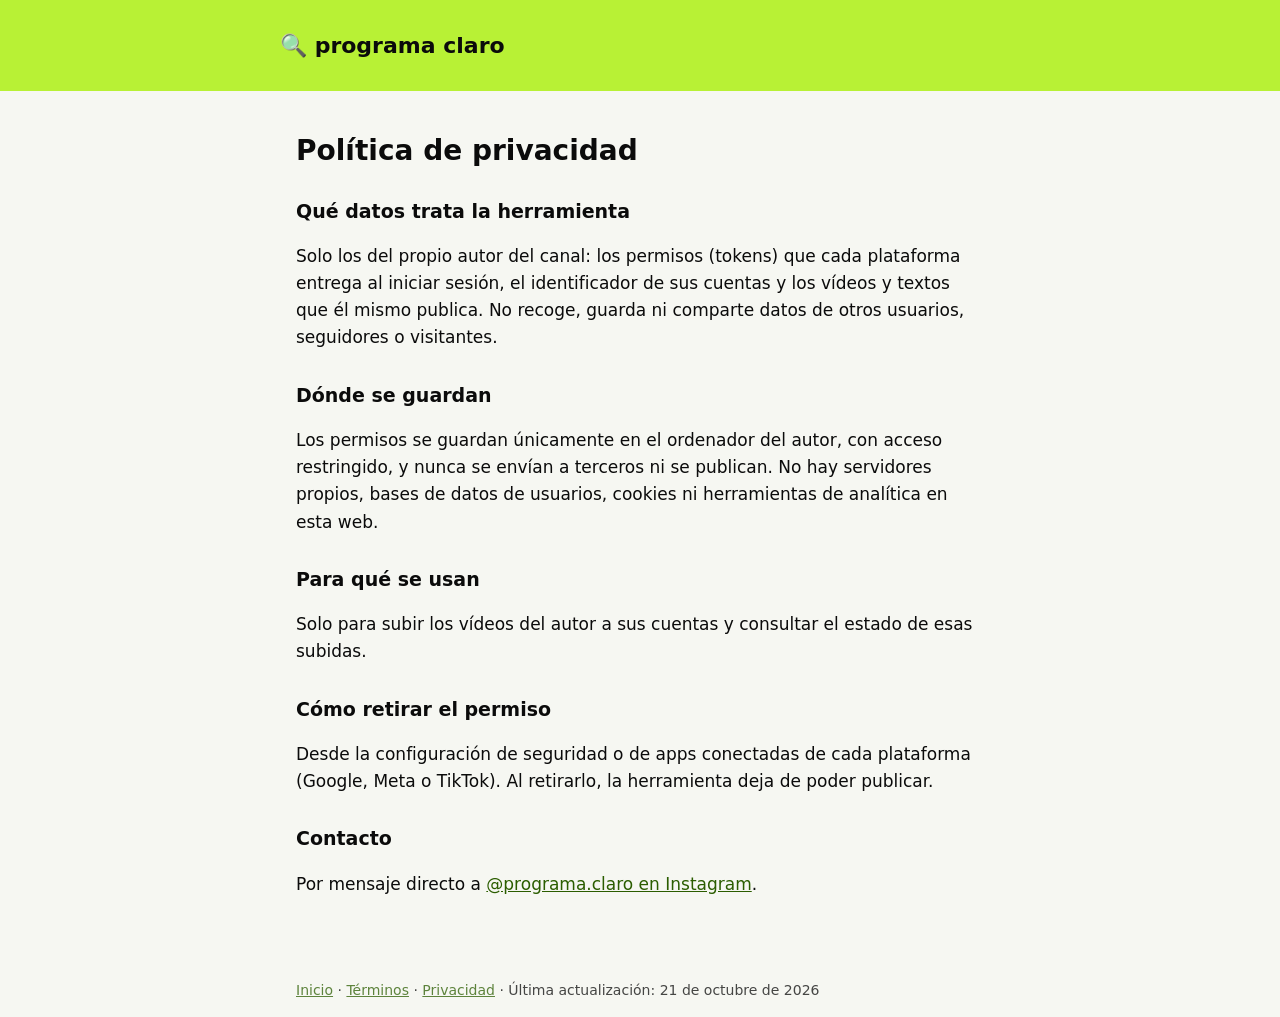
<file: privacidad.html>
<!doctype html><html lang="es"><head><meta charset="utf-8"><meta name="viewport" content="width=device-width,initial-scale=1"><title>Política de privacidad · programa claro</title><link rel="stylesheet" href="_base.css"><link rel="icon" href="icono_1024.png"></head>
<body><header><div><a href="index.html">🔍 programa claro</a></div></header><main>
<h1>Política de privacidad</h1>
<h2>Qué datos trata la herramienta</h2><p>Solo los del propio autor del canal: los permisos (tokens) que cada plataforma entrega al iniciar sesión, el identificador de sus cuentas y los vídeos y textos que él mismo publica. No recoge, guarda ni comparte datos de otros usuarios, seguidores o visitantes.</p>
<h2>Dónde se guardan</h2><p>Los permisos se guardan únicamente en el ordenador del autor, con acceso restringido, y nunca se envían a terceros ni se publican. No hay servidores propios, bases de datos de usuarios, cookies ni herramientas de analítica en esta web.</p>
<h2>Para qué se usan</h2><p>Solo para subir los vídeos del autor a sus cuentas y consultar el estado de esas subidas.</p>
<h2>Cómo retirar el permiso</h2><p>Desde la configuración de seguridad o de apps conectadas de cada plataforma (Google, Meta o TikTok). Al retirarlo, la herramienta deja de poder publicar.</p>
<h2>Contacto</h2><p>Por mensaje directo a <a href="https://www.instagram.com/programa.claro/">@programa.claro en Instagram</a>.</p>
</main><footer><a href="index.html">Inicio</a> · <a href="terminos.html">Términos</a> · <a href="privacidad.html">Privacidad</a> · Última actualización: 21 de octubre de 2026</footer></body></html>
</file>
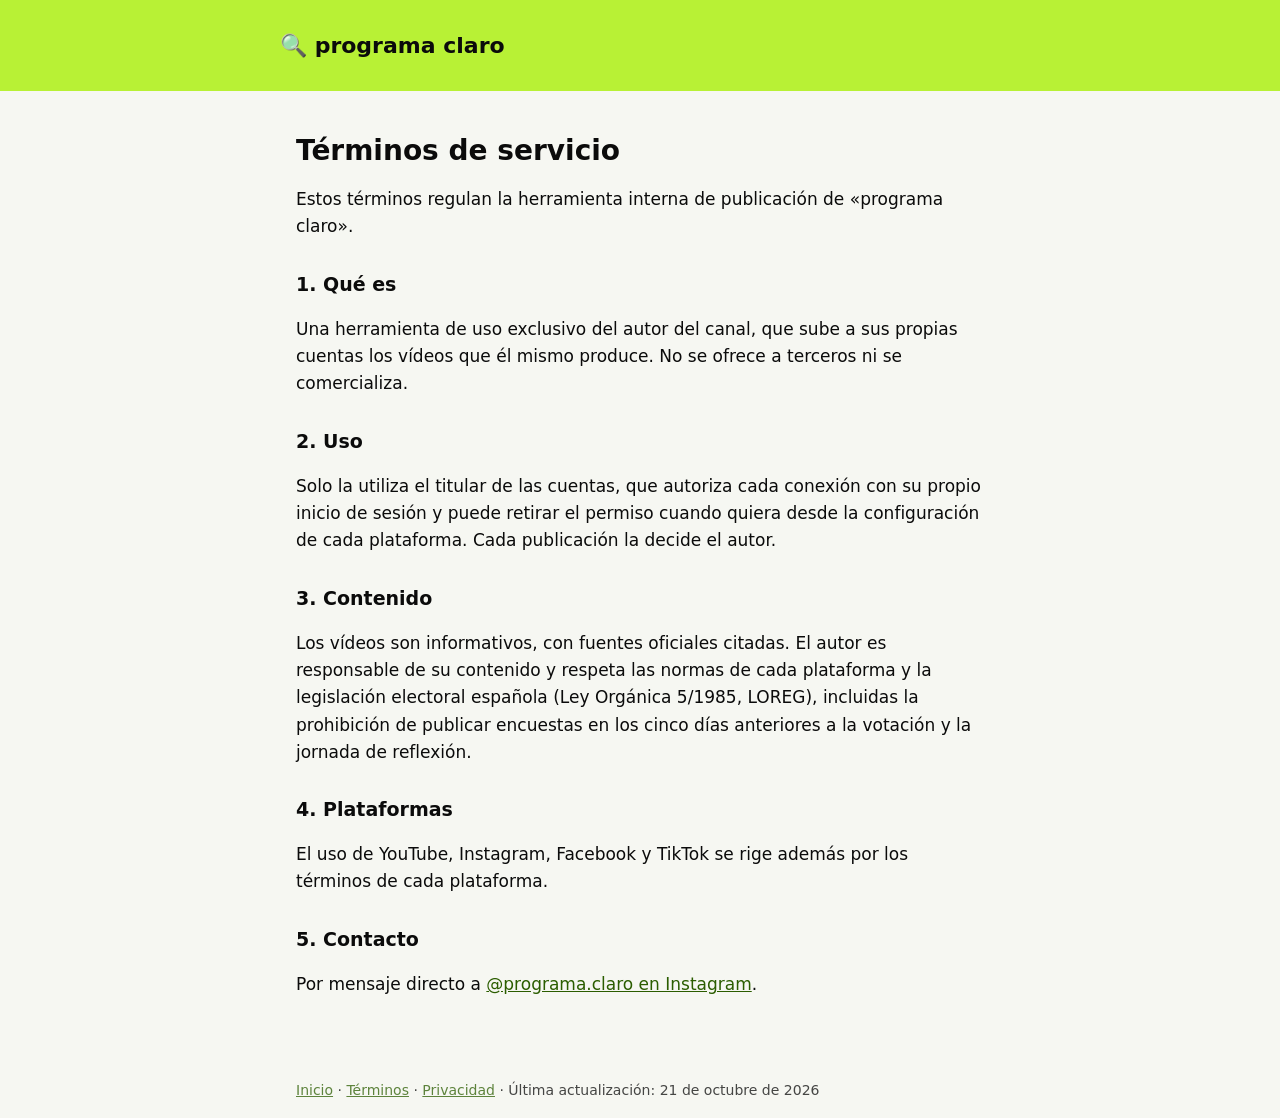
<file: terminos.html>
<!doctype html><html lang="es"><head><meta charset="utf-8"><meta name="viewport" content="width=device-width,initial-scale=1"><title>Términos de servicio · programa claro</title><link rel="stylesheet" href="_base.css"><link rel="icon" href="icono_1024.png"></head>
<body><header><div><a href="index.html">🔍 programa claro</a></div></header><main>
<h1>Términos de servicio</h1>
<p>Estos términos regulan la herramienta interna de publicación de «programa claro».</p>
<h2>1. Qué es</h2><p>Una herramienta de uso exclusivo del autor del canal, que sube a sus propias cuentas los vídeos que él mismo produce. No se ofrece a terceros ni se comercializa.</p>
<h2>2. Uso</h2><p>Solo la utiliza el titular de las cuentas, que autoriza cada conexión con su propio inicio de sesión y puede retirar el permiso cuando quiera desde la configuración de cada plataforma. Cada publicación la decide el autor.</p>
<h2>3. Contenido</h2><p>Los vídeos son informativos, con fuentes oficiales citadas. El autor es responsable de su contenido y respeta las normas de cada plataforma y la legislación electoral española (Ley Orgánica 5/1985, LOREG), incluidas la prohibición de publicar encuestas en los cinco días anteriores a la votación y la jornada de reflexión.</p>
<h2>4. Plataformas</h2><p>El uso de YouTube, Instagram, Facebook y TikTok se rige además por los términos de cada plataforma.</p>
<h2>5. Contacto</h2><p>Por mensaje directo a <a href="https://www.instagram.com/programa.claro/">@programa.claro en Instagram</a>.</p>
</main><footer><a href="index.html">Inicio</a> · <a href="terminos.html">Términos</a> · <a href="privacidad.html">Privacidad</a> · Última actualización: 21 de octubre de 2026</footer></body></html>
</file>
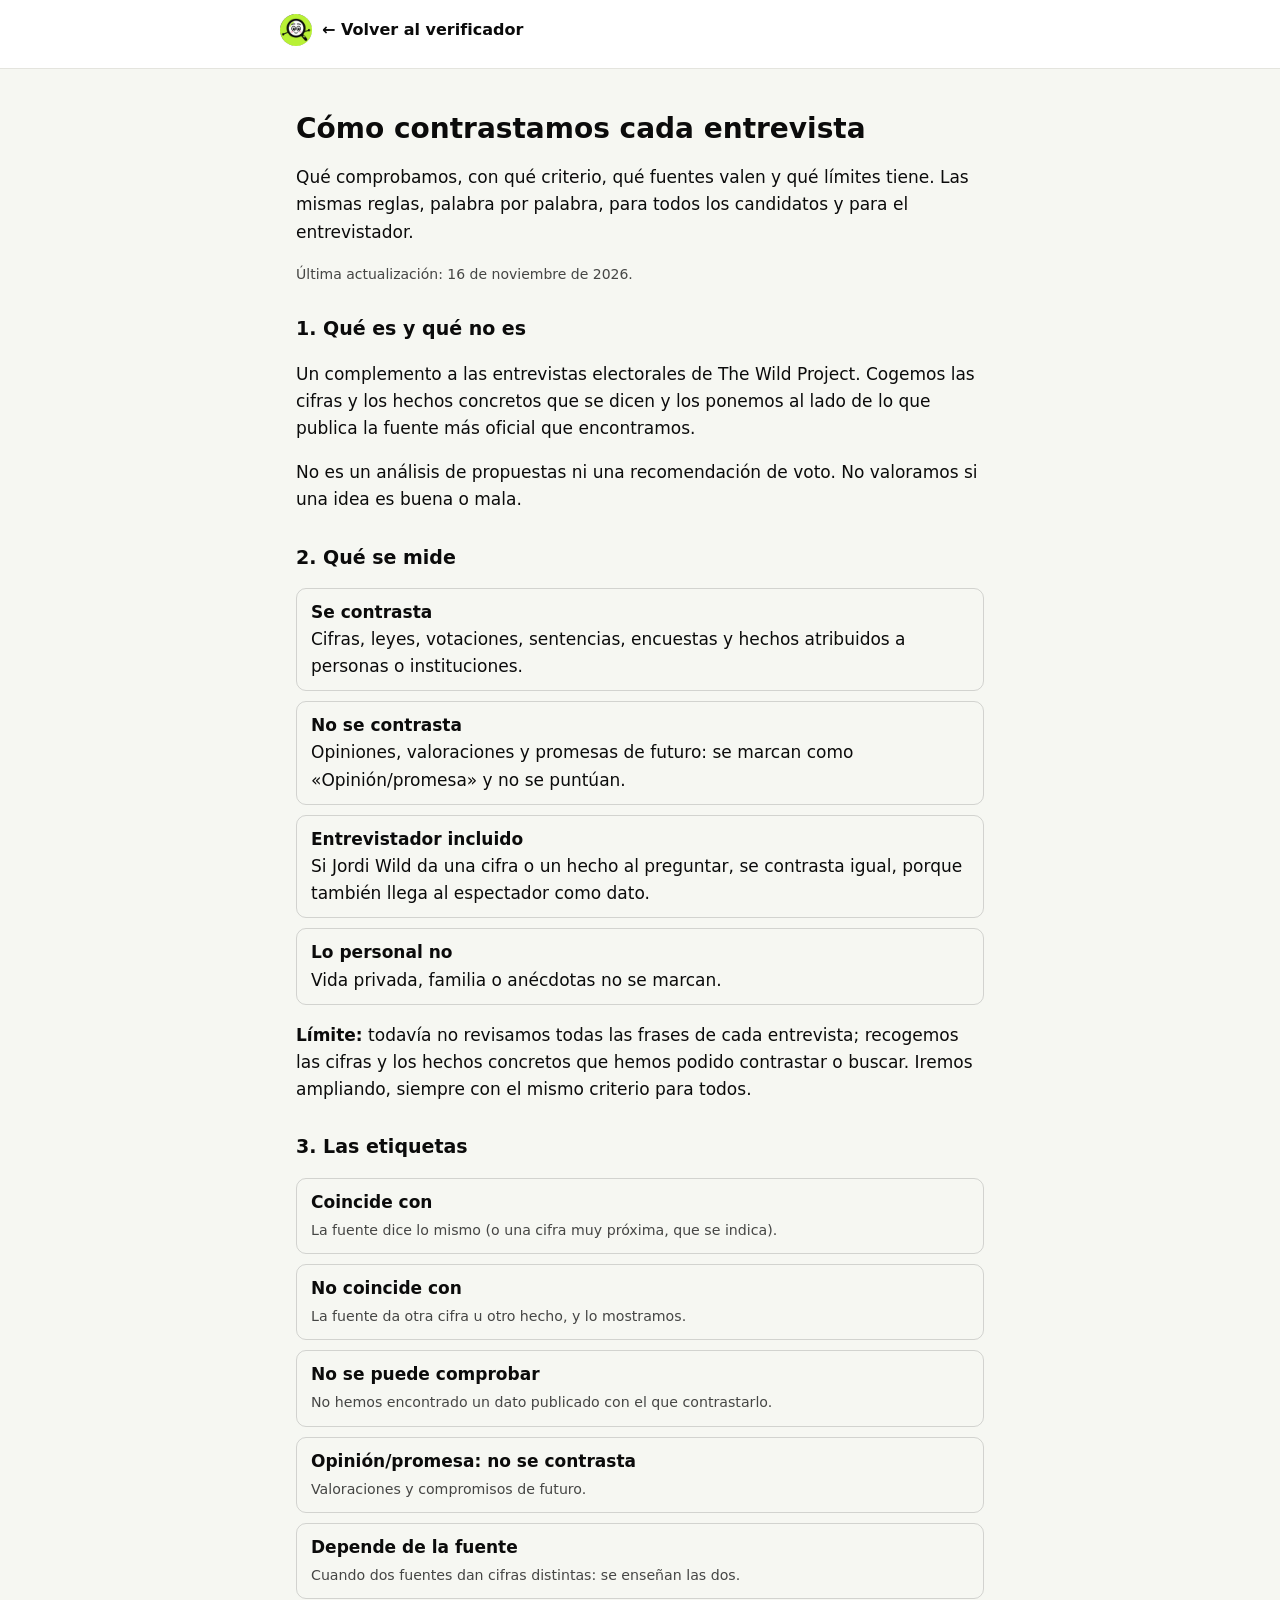
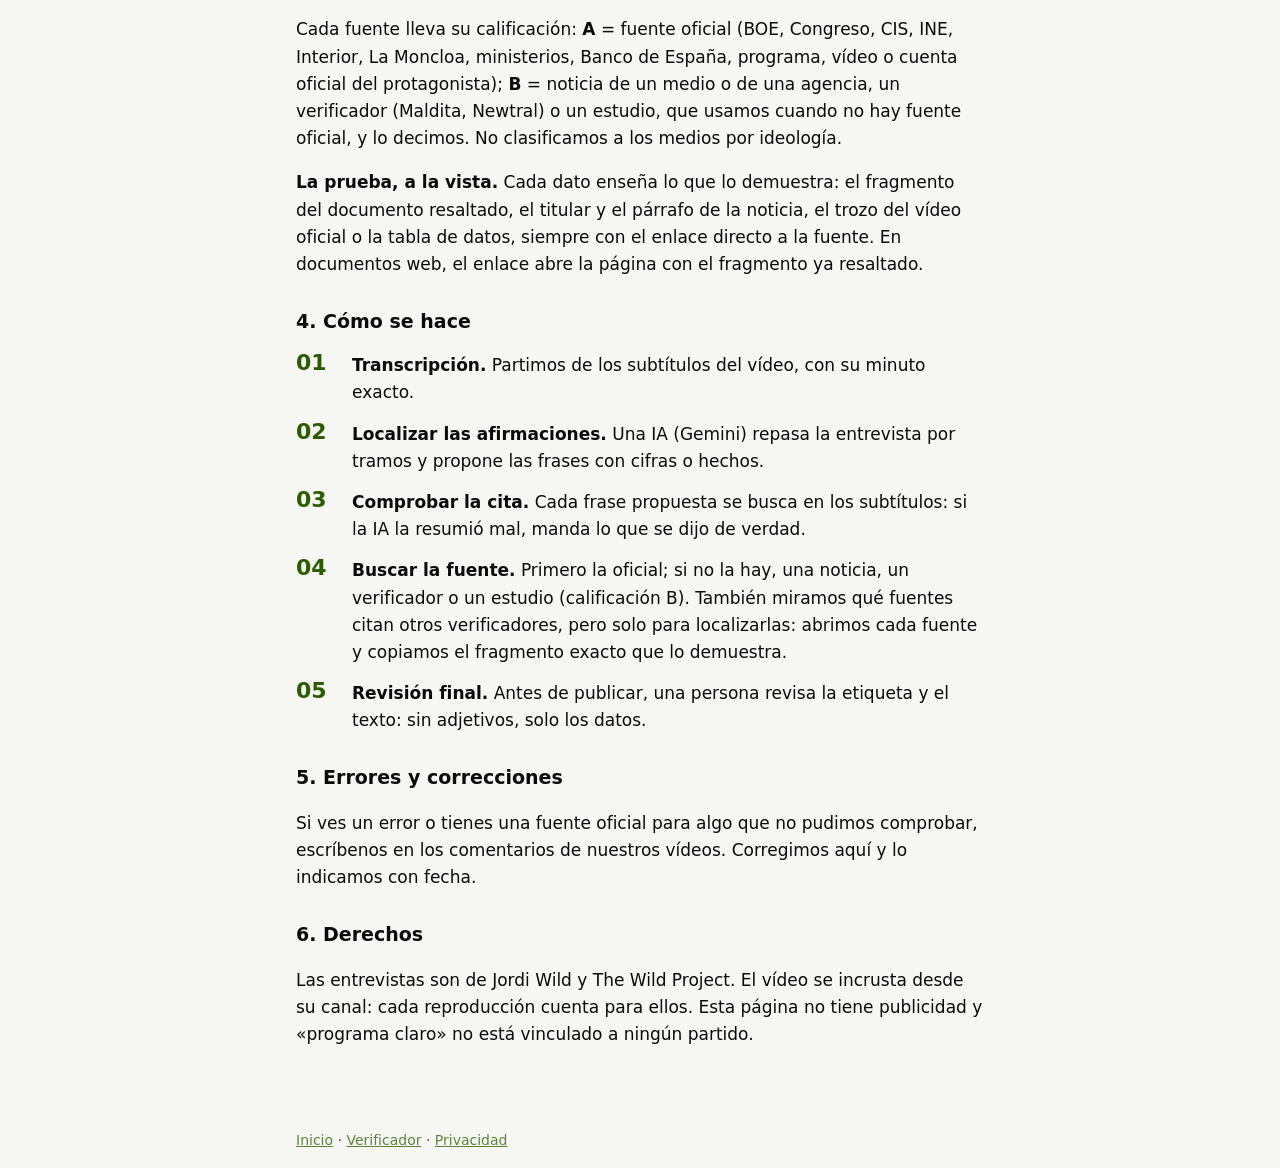
<file: verificador-metodo.html>
<!doctype html><html lang="es"><head><meta charset="utf-8"><meta name="viewport" content="width=device-width,initial-scale=1">
<title>Método del verificador · programa claro</title>
<meta name="description" content="Cómo contrastamos las entrevistas electorales: qué se mide, qué etiquetas usamos, qué fuentes valen y qué límites tiene.">
<link rel="stylesheet" href="_base.css"><link rel="icon" href="icono_1024.png">
<style>
.paso{display:grid;grid-template-columns:44px 1fr;gap:12px;margin:14px 0}.paso b.n{font:800 22px/1 system-ui;color:#2b5d00}
@media (prefers-color-scheme:dark){.paso b.n{color:#B8F135}}
.tabla{display:grid;gap:10px;margin:12px 0}.tabla div{border:1px solid rgba(127,127,127,.3);border-radius:10px;padding:10px 14px}
.tabla strong{display:block}.tabla small{opacity:.75}
header{background:#fff;border-bottom:1px solid #e4e4de;padding:14px 16px}header a{display:inline-flex;align-items:center;gap:10px;font-size:16px}header img{width:32px;height:32px;border-radius:50%}
@media (prefers-color-scheme:dark){header{background:#17191c;border-color:#2a2d31}header a{color:#eee}}
</style></head>
<body><header><div><a href="entrevista-wild-sanchez.html"><img src="lupa.png" alt="">← Volver al verificador</a></div></header><main>
<h1>Cómo contrastamos cada entrevista</h1>
<p>Qué comprobamos, con qué criterio, qué fuentes valen y qué límites tiene. Las mismas reglas, palabra por palabra, para todos los candidatos y para el entrevistador.</p>
<p style="font-size:14px;opacity:.75">Última actualización: 16 de noviembre de 2026.</p>

<h2>1. Qué es y qué no es</h2>
<p>Un complemento a las entrevistas electorales de The Wild Project. Cogemos las cifras y los hechos concretos que se dicen y los ponemos al lado de lo que publica la fuente más oficial que encontramos.</p>
<p>No es un análisis de propuestas ni una recomendación de voto. No valoramos si una idea es buena o mala.</p>

<h2>2. Qué se mide</h2>
<div class="tabla">
<div><strong>Se contrasta</strong>Cifras, leyes, votaciones, sentencias, encuestas y hechos atribuidos a personas o instituciones.</div>
<div><strong>No se contrasta</strong>Opiniones, valoraciones y promesas de futuro: se marcan como «Opinión/promesa» y no se puntúan.</div>
<div><strong>Entrevistador incluido</strong>Si Jordi Wild da una cifra o un hecho al preguntar, se contrasta igual, porque también llega al espectador como dato.</div>
<div><strong>Lo personal no</strong>Vida privada, familia o anécdotas no se marcan.</div>
</div>
<p><b>Límite:</b> todavía no revisamos todas las frases de cada entrevista; recogemos las cifras y los hechos concretos que hemos podido contrastar o buscar. Iremos ampliando, siempre con el mismo criterio para todos.</p>

<h2>3. Las etiquetas</h2>
<div class="tabla">
<div><strong>Coincide con</strong><small>La fuente dice lo mismo (o una cifra muy próxima, que se indica).</small></div>
<div><strong>No coincide con</strong><small>La fuente da otra cifra u otro hecho, y lo mostramos.</small></div>
<div><strong>No se puede comprobar</strong><small>No hemos encontrado un dato publicado con el que contrastarlo.</small></div>
<div><strong>Opinión/promesa: no se contrasta</strong><small>Valoraciones y compromisos de futuro.</small></div>
<div><strong>Depende de la fuente</strong><small>Cuando dos fuentes dan cifras distintas: se enseñan las dos.</small></div>
</div>
<p>Cada fuente lleva su calificación: <b>A</b> = fuente oficial (BOE, Congreso, CIS, INE, Interior, La Moncloa, ministerios, Banco de España, programa, vídeo o cuenta oficial del protagonista); <b>B</b> = noticia de un medio o de una agencia, un verificador (Maldita, Newtral) o un estudio, que usamos cuando no hay fuente oficial, y lo decimos. No clasificamos a los medios por ideología.</p>
<p><b>La prueba, a la vista.</b> Cada dato enseña lo que lo demuestra: el fragmento del documento resaltado, el titular y el párrafo de la noticia, el trozo del vídeo oficial o la tabla de datos, siempre con el enlace directo a la fuente. En documentos web, el enlace abre la página con el fragmento ya resaltado.</p>

<h2>4. Cómo se hace</h2>
<div class="paso"><b class="n">01</b><div><b>Transcripción.</b> Partimos de los subtítulos del vídeo, con su minuto exacto.</div></div>
<div class="paso"><b class="n">02</b><div><b>Localizar las afirmaciones.</b> Una IA (Gemini) repasa la entrevista por tramos y propone las frases con cifras o hechos.</div></div>
<div class="paso"><b class="n">03</b><div><b>Comprobar la cita.</b> Cada frase propuesta se busca en los subtítulos: si la IA la resumió mal, manda lo que se dijo de verdad.</div></div>
<div class="paso"><b class="n">04</b><div><b>Buscar la fuente.</b> Primero la oficial; si no la hay, una noticia, un verificador o un estudio (calificación B). También miramos qué fuentes citan otros verificadores, pero solo para localizarlas: abrimos cada fuente y copiamos el fragmento exacto que lo demuestra.</div></div>
<div class="paso"><b class="n">05</b><div><b>Revisión final.</b> Antes de publicar, una persona revisa la etiqueta y el texto: sin adjetivos, solo los datos.</div></div>

<h2>5. Errores y correcciones</h2>
<p>Si ves un error o tienes una fuente oficial para algo que no pudimos comprobar, escríbenos en los comentarios de nuestros vídeos. Corregimos aquí y lo indicamos con fecha.</p>

<h2>6. Derechos</h2>
<p>Las entrevistas son de Jordi Wild y The Wild Project. El vídeo se incrusta desde su canal: cada reproducción cuenta para ellos. Esta página no tiene publicidad y «programa claro» no está vinculado a ningún partido.</p>
</main><footer><a href="index.html">Inicio</a> · <a href="entrevista-wild-sanchez.html">Verificador</a> · <a href="privacidad.html">Privacidad</a></footer></body></html>
</file>
<file: _base.css>
:root{--c:#B8F135;--k:#0b0b0b;--w:#fff}*{box-sizing:border-box}body{margin:0;font:17px/1.6 system-ui,-apple-system,Segoe UI,Roboto,sans-serif;color:var(--k);background:#f6f7f2}
header{background:var(--c);padding:28px 16px}header div,main{max-width:720px;margin:0 auto}header a{color:var(--k);text-decoration:none;font-weight:800;font-size:22px}
main{padding:24px 16px 48px}h1{font-size:28px;line-height:1.2}h2{font-size:19px;margin-top:28px}a{color:#2b5d00}footer{max-width:720px;margin:0 auto;padding:16px;font-size:14px;opacity:.75}
@media (prefers-color-scheme:dark){body{background:#121410;color:#eee}header a{color:#0b0b0b}a{color:var(--c)}}
</file>
